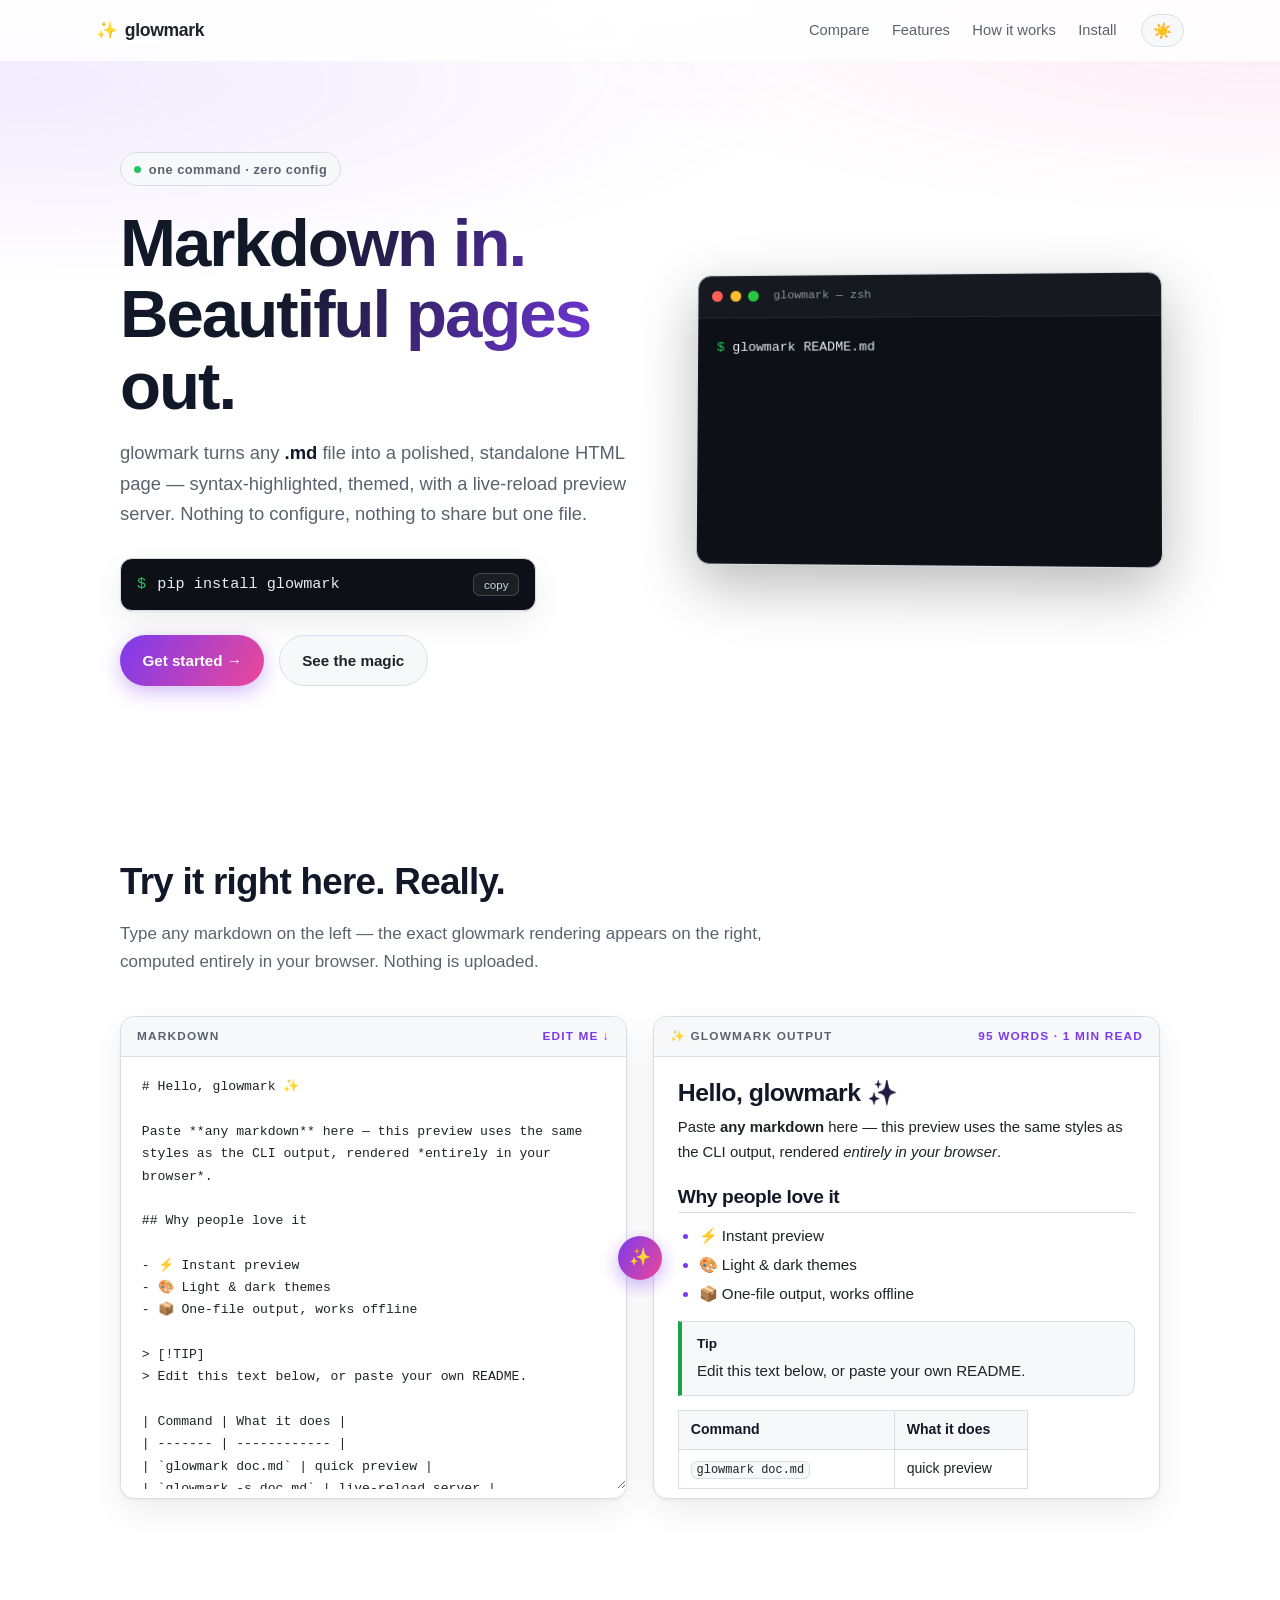
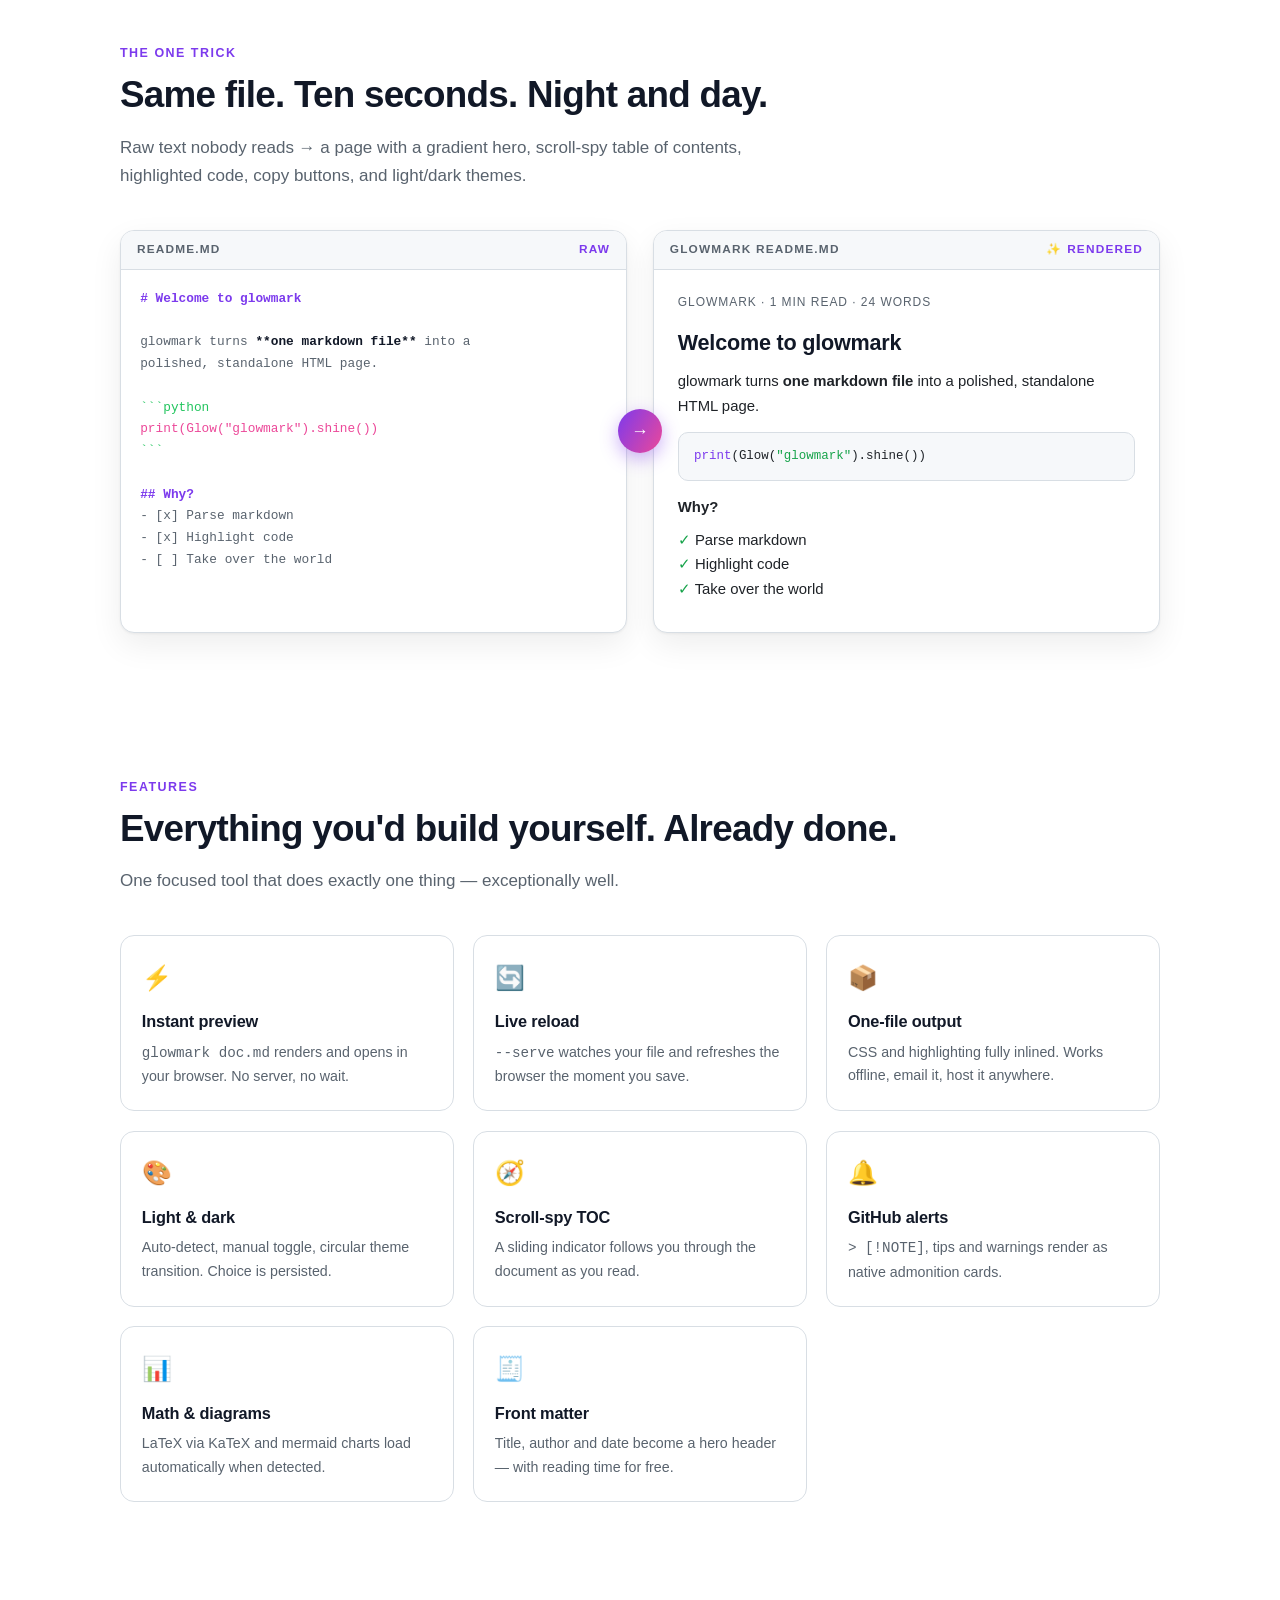
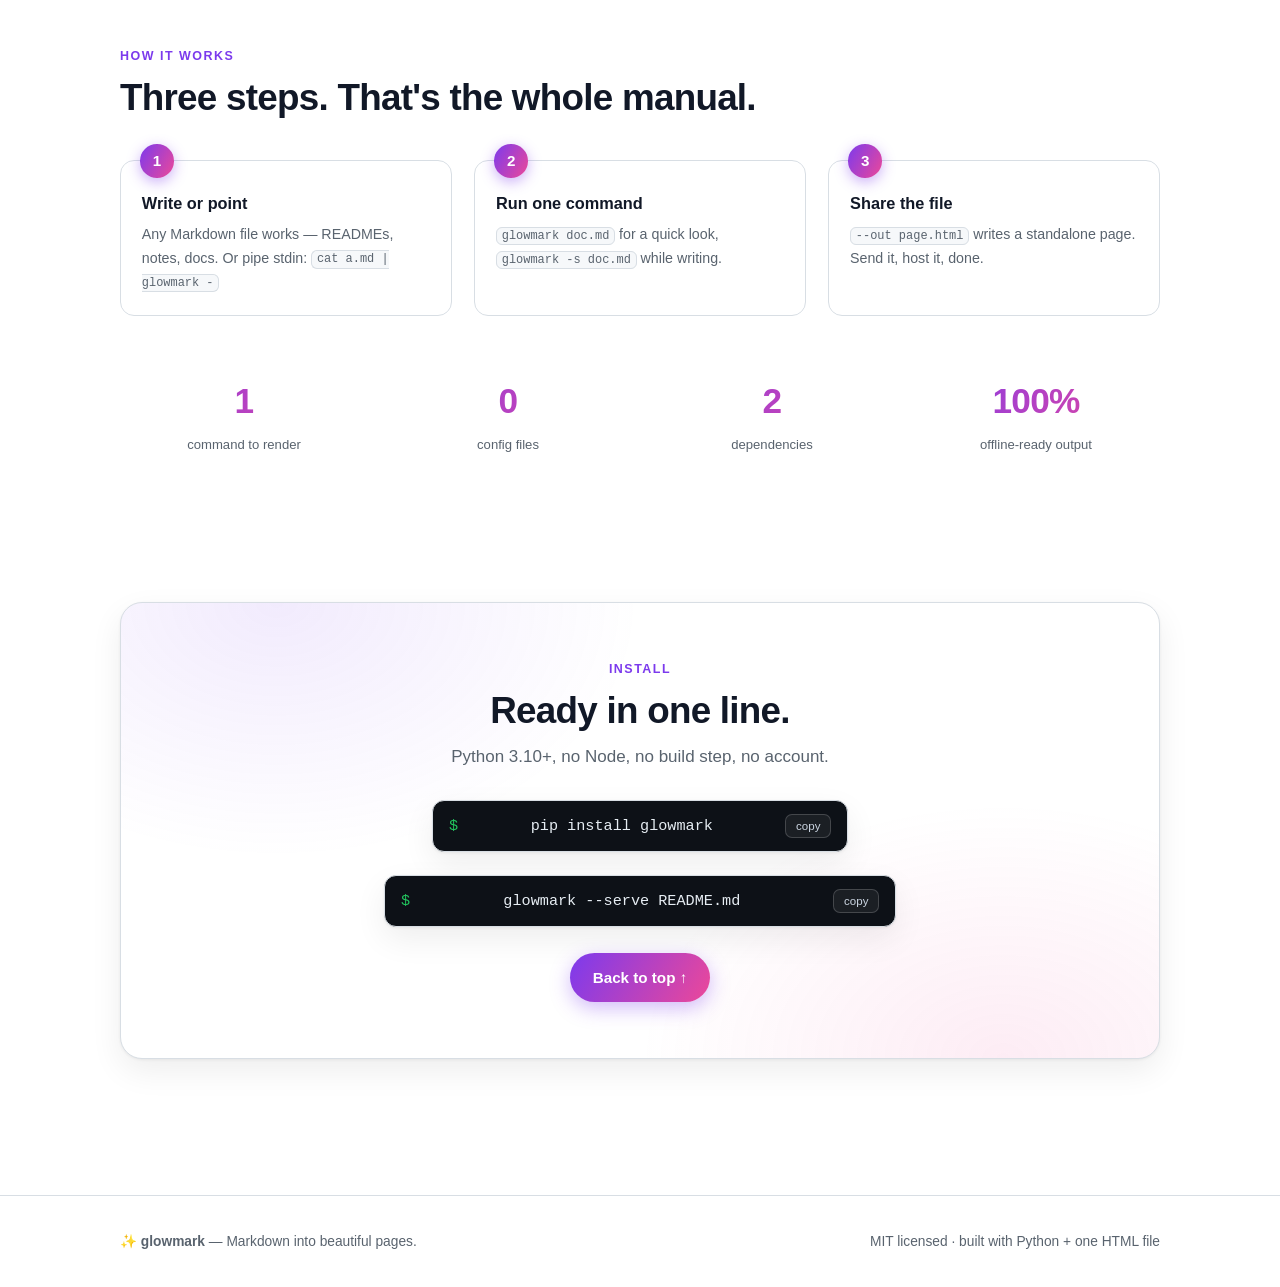
<file: site/index.html>
<!DOCTYPE html>
<html lang="en" class="theme-auto">
<head>
<meta charset="utf-8">
<meta name="viewport" content="width=device-width, initial-scale=1">
<title>glowmark ✨ — Markdown into beautiful pages</title>
<meta name="description" content="glowmark turns any Markdown file into a polished, standalone HTML page — one command, zero config.">
<meta property="og:title" content="glowmark — Markdown into beautiful pages">
<meta property="og:description" content="One command. Zero config. A page worth sharing.">
<meta property="og:type" content="website">
<link rel="icon" href="data:image/svg+xml,<svg xmlns='http://www.w3.org/2000/svg' viewBox='0 0 100 100'><text y='.9em' font-size='90'>✨</text></svg>">
<script>
  (function () {
    try {
      var pref = localStorage.getItem("glowmark-theme");
      if (pref) document.documentElement.className = "theme-" + pref;
    } catch (e) {}
  })();
</script>
<style>
/* theme tokens ------------------------------------------------------- */
:root {
  --font-body: -apple-system, BlinkMacSystemFont, "Segoe UI", Inter, Roboto, Arial, sans-serif;
  --font-mono: ui-monospace, SFMono-Regular, Menlo, Consolas, monospace;
  --accent: #7c3aed;
  --accent2: #ec4899;
  --radius: 14px;
  --max: 68rem;
}
.theme-auto { color-scheme: light dark; --bg: #ffffff; --bg-soft: #f6f8fa; --bg-card: #ffffff; --text: #1f2328; --text-soft: #59636e; --heading: #111827; --border: #d8dee4; --accent-soft: rgba(124, 58, 237, .1); --shadow: 0 1px 3px rgba(0,0,0,.06), 0 12px 32px rgba(0,0,0,.07); --term-bg: #0d1117; --term-text: #e6edf3; }
@media (prefers-color-scheme: dark) {
  .theme-auto { --bg: #0d1117; --bg-soft: #161b22; --bg-card: #11161d; --text: #e6edf3; --text-soft: #9198a1; --heading: #f0f6fc; --border: #30363d; --accent-soft: rgba(167,139,250,.15); --shadow: 0 1px 3px rgba(0,0,0,.4), 0 12px 32px rgba(0,0,0,.4); --term-bg: #010409; --term-text: #e6edf3; }
}
.theme-light { color-scheme: light; --bg: #ffffff; --bg-soft: #f6f8fa; --bg-card: #ffffff; --text: #1f2328; --text-soft: #59636e; --heading: #111827; --border: #d8dee4; --accent-soft: rgba(124, 58, 237, .1); --shadow: 0 1px 3px rgba(0,0,0,.06), 0 12px 32px rgba(0,0,0,.07); --term-bg: #0d1117; --term-text: #e6edf3; }
.theme-dark { color-scheme: dark; --bg: #0d1117; --bg-soft: #161b22; --bg-card: #11161d; --text: #e6edf3; --text-soft: #9198a1; --heading: #f0f6fc; --border: #30363d; --accent-soft: rgba(167,139,250,.15); --shadow: 0 1px 3px rgba(0,0,0,.4), 0 12px 32px rgba(0,0,0,.4); --term-bg: #010409; --term-text: #e6edf3; }

* { box-sizing: border-box; }
html { scroll-behavior: smooth; }
body {
  margin: 0;
  font-family: var(--font-body);
  background: var(--bg);
  color: var(--text);
  line-height: 1.65;
  font-size: 17px;
  -webkit-font-smoothing: antialiased;
  overflow-x: hidden;
}
a { color: inherit; }

/* progress ------------------------------------------------------------ */
.progress { position: fixed; top: 0; left: 0; right: 0; height: 3px; z-index: 90; opacity: 0; transition: opacity .3s ease; }
.progress.on { opacity: 1; }
.progress i { display: block; height: 100%; width: 0%; background: linear-gradient(90deg, var(--accent), var(--accent2), var(--accent)); background-size: 200% 100%; animation: shimmer 2.5s linear infinite; border-radius: 0 3px 3px 0; }
@keyframes shimmer { to { background-position: 200% 50%; } }

/* nav ------------------------------------------------------------------ */
.nav {
  position: fixed; top: 0; left: 0; right: 0; z-index: 80;
  display: flex; align-items: center; gap: 1.5rem;
  padding: .85rem max(1.5rem, calc((100vw - var(--max)) / 2));
  background: color-mix(in srgb, var(--bg) 82%, transparent);
  backdrop-filter: blur(12px);
  border-bottom: 1px solid transparent;
  transition: border-color .3s ease;
}
.nav.scrolled { border-bottom-color: var(--border); }
.brand { font-weight: 800; font-size: 1.1rem; text-decoration: none; letter-spacing: -.02em; display: flex; align-items: center; gap: .45rem; }
.brand .spark { display: inline-block; animation: spin-slow 9s linear infinite; }
@keyframes spin-slow { to { transform: rotate(360deg); } }
.nav-links { display: flex; gap: 1.4rem; margin-left: auto; font-size: .92rem; }
.nav-links a { color: var(--text-soft); text-decoration: none; position: relative; transition: color .2s ease; }
.nav-links a::after { content: ""; position: absolute; left: 0; bottom: -4px; height: 2px; width: 0; background: linear-gradient(90deg, var(--accent), var(--accent2)); border-radius: 2px; transition: width .3s cubic-bezier(.22,1,.36,1); }
.nav-links a:hover { color: var(--heading); }
.nav-links a:hover::after { width: 100%; }
.theme-btn {
  border: 1px solid var(--border); background: var(--bg-soft); color: var(--text);
  border-radius: 999px; cursor: pointer; font-size: .95rem; line-height: 1;
  padding: .5rem .7rem; transition: transform .25s cubic-bezier(.34,1.5,.5,1), border-color .2s;
}
.theme-btn:hover { transform: translateY(-2px) scale(1.06); border-color: var(--accent); }
.theme-btn:active { transform: scale(.93); }
.theme-btn .moon { display: none; }
.theme-dark .theme-btn .sun, .theme-auto .theme-btn .moon { display: none; }
.theme-dark .theme-btn .moon { display: inline; }
@media (prefers-color-scheme: dark) { .theme-auto .theme-btn .sun { display: none; } .theme-auto .theme-btn .moon { display: inline; } }

/* layout --------------------------------------------------------------- */
.wrap { max-width: var(--max); margin: 0 auto; padding: 0 1.5rem; }

/* hero ------------------------------------------------------------------ */
.hero { padding: 9.5rem 0 4.5rem; position: relative; }
.hero::before {
  content: ""; position: absolute; inset: -10% -50% auto; height: 70%;
  background:
    radial-gradient(45% 55% at 25% 30%, var(--accent-soft) 0%, transparent 70%),
    radial-gradient(40% 50% at 75% 20%, rgba(236,72,153,.10) 0%, transparent 70%);
  pointer-events: none; filter: blur(6px);
}
.hero-grid { display: grid; grid-template-columns: 1.05fr .95fr; gap: 3.5rem; align-items: center; position: relative; }
.pill {
  display: inline-flex; align-items: center; gap: .5rem;
  font-size: .8rem; font-weight: 600; letter-spacing: .04em;
  border: 1px solid var(--border); background: var(--bg-soft);
  padding: .35rem .8rem; border-radius: 999px; color: var(--text-soft);
  margin-bottom: 1.3rem;
}
.pill .dot { width: 7px; height: 7px; border-radius: 50%; background: #22c55e; box-shadow: 0 0 0 0 rgba(34,197,94,.5); animation: pulse 2s infinite; }
@keyframes pulse { 70% { box-shadow: 0 0 0 8px rgba(34,197,94,0); } 100% { box-shadow: 0 0 0 0 rgba(34,197,94,0); } }
h1 {
  font-size: clamp(2.6rem, 6vw, 4.2rem);
  line-height: 1.06; letter-spacing: -.03em; margin: 0 0 1.1rem;
  background: linear-gradient(120deg, var(--heading) 15%, var(--accent) 42%, var(--heading) 65%, var(--accent2) 95%);
  background-size: 250% 100%;
  -webkit-background-clip: text; background-clip: text; -webkit-text-fill-color: transparent;
  animation: sweep 7s ease-in-out infinite;
}
@keyframes sweep { 0%,100% { background-position: 0% 50%; } 50% { background-position: 100% 50%; } }
.lede { font-size: 1.15rem; color: var(--text-soft); margin: 0 0 1.8rem; max-width: 34rem; }
.lede strong { color: var(--heading); }

.cmd {
  display: flex; align-items: center; gap: .7rem;
  font-family: var(--font-mono); font-size: .95rem;
  background: var(--term-bg); color: var(--term-text);
  border: 1px solid var(--border); border-radius: 12px;
  padding: .8rem 1rem; max-width: 26rem; margin-bottom: 1.5rem;
  box-shadow: var(--shadow);
}
.cmd .prompt { color: #22c55e; }
.cmd code { flex: 1; overflow: hidden; text-overflow: ellipsis; white-space: nowrap; }
.copy {
  border: 1px solid rgba(255,255,255,.18); background: rgba(255,255,255,.06);
  color: #cbd5e1; font-size: .72rem; border-radius: 7px; padding: .3rem .6rem;
  cursor: pointer; transition: transform .25s cubic-bezier(.34,1.6,.5,1), color .2s, border-color .2s;
  font-family: var(--font-body);
}
.copy:hover { color: #fff; border-color: var(--accent); transform: scale(1.07); }
.copy.copied { color: #4ade80; border-color: #4ade80; animation: pop .4s cubic-bezier(.34,1.6,.4,1); }
@keyframes pop { 55% { transform: scale(1.15); } }

.cta-row { display: flex; gap: .9rem; flex-wrap: wrap; }
.btn {
  display: inline-flex; align-items: center; gap: .5rem;
  font-size: .95rem; font-weight: 600; text-decoration: none;
  padding: .75rem 1.4rem; border-radius: 999px; cursor: pointer;
  border: 1px solid var(--border); background: var(--bg-soft); color: var(--text);
  transition: transform .25s cubic-bezier(.34,1.5,.5,1), box-shadow .25s, border-color .2s;
}
.btn:hover { transform: translateY(-2px); border-color: var(--accent); box-shadow: 0 6px 18px var(--accent-soft); }
.btn:active { transform: translateY(0) scale(.97); }
.btn.primary {
  background: linear-gradient(120deg, var(--accent), var(--accent2));
  border: none; color: #fff;
  box-shadow: 0 6px 20px rgba(124,58,237,.35);
}
.btn.primary:hover { box-shadow: 0 10px 28px rgba(124,58,237,.45); transform: translateY(-3px); }

/* terminal --------------------------------------------------------------- */
.terminal {
  background: var(--term-bg); border: 1px solid var(--border);
  border-radius: var(--radius); overflow: hidden;
  box-shadow: 0 20px 60px rgba(0,0,0,.28), 0 0 0 1px rgba(255,255,255,.03) inset;
  transform: perspective(1200px) rotateY(-4deg) rotateX(1.5deg);
  transition: transform .5s cubic-bezier(.22,1,.36,1);
}
.terminal:hover { transform: perspective(1200deg) rotateY(0) rotateX(0) translateY(-4px); }
.term-bar { display: flex; align-items: center; gap: .45rem; padding: .7rem .9rem; background: rgba(255,255,255,.04); border-bottom: 1px solid rgba(255,255,255,.07); }
.term-bar i { width: 11px; height: 11px; border-radius: 50%; display: block; }
.term-bar i:nth-child(1) { background: #ff5f57; }
.term-bar i:nth-child(2) { background: #febc2e; }
.term-bar i:nth-child(3) { background: #28c840; }
.term-bar span { margin-left: .5rem; font-size: .74rem; color: #8b949e; font-family: var(--font-mono); }
.term-body {
  font-family: var(--font-mono); font-size: .84rem; line-height: 1.75;
  color: var(--term-text); padding: 1.1rem 1.2rem 1.4rem; min-height: 15.5rem;
  white-space: pre-wrap;
}
.term-body .ps1 { color: #22c55e; }
.term-body .flag { color: #7dd3fc; }
.term-body .dim { color: #8b949e; }
.term-body .ok { color: #4ade80; }
.term-body .url { color: #a78bfa; }
.term-body .cursor { display: inline-block; width: 8px; height: 1.05em; background: var(--accent); vertical-align: text-bottom; animation: blink 1s steps(1) infinite; }
@keyframes blink { 50% { opacity: 0; } }

/* sections ---------------------------------------------------------------- */
section { padding: 4.5rem 0; }
.kicker { font-size: .78rem; font-weight: 700; text-transform: uppercase; letter-spacing: .12em; color: var(--accent); margin: 0 0 .6rem; }
h2 { font-size: clamp(1.7rem, 3.6vw, 2.3rem); letter-spacing: -.02em; margin: 0 0 1rem; color: var(--heading); line-height: 1.2; }
.sub { color: var(--text-soft); max-width: 42rem; margin: 0 0 2.5rem; }

/* before / after ----------------------------------------------------------- */
.split { display: grid; grid-template-columns: 1fr 1fr; gap: 1.6rem; align-items: stretch; }
.pane { border: 1px solid var(--border); border-radius: var(--radius); overflow: hidden; background: var(--bg-card); box-shadow: var(--shadow); }
.pane-label { font-size: .74rem; font-weight: 700; text-transform: uppercase; letter-spacing: .1em; padding: .6rem 1rem; border-bottom: 1px solid var(--border); color: var(--text-soft); background: var(--bg-soft); display: flex; justify-content: space-between; }
.pane-label .tag { color: var(--accent); }
.raw { font-family: var(--font-mono); font-size: .8rem; line-height: 1.7; padding: 1.1rem 1.2rem; margin: 0; color: var(--text-soft); overflow-x: auto; white-space: pre-wrap; }
.raw .h { color: var(--accent); font-weight: 700; }
.raw .b { color: var(--heading); font-weight: 700; }
.raw .fence { color: #22c55e; }
.raw .code { color: #ec4899; }
.pretty { padding: 1.4rem 1.5rem; }
.pretty h3 { margin: 0 0 .5rem; font-size: 1.35rem; color: var(--heading); letter-spacing: -.01em; }
.pretty p { margin: .5rem 0; font-size: .93rem; color: var(--text); }
.pretty .meta { font-size: .75rem; color: var(--text-soft); text-transform: uppercase; letter-spacing: .08em; margin-bottom: .8rem; }
.pretty pre { background: var(--bg-soft); border: 1px solid var(--border); border-radius: 10px; padding: .8rem .95rem; font-family: var(--font-mono); font-size: .78rem; overflow-x: auto; margin: .9rem 0; color: var(--text); }
.pretty pre .k { color: var(--accent); }
.pretty pre .s { color: #16a34a; }
.pretty .check { color: #16a34a; }
.arrow-badge {
  position: absolute; left: 50%; top: 50%; transform: translate(-50%, -50%);
  width: 44px; height: 44px; border-radius: 50%; display: grid; place-items: center;
  background: linear-gradient(120deg, var(--accent), var(--accent2)); color: #fff;
  font-size: 1.1rem; box-shadow: 0 6px 18px rgba(124,58,237,.4); z-index: 5;
  animation: bounce-x 2.4s ease-in-out infinite;
}
@keyframes bounce-x { 0%,100% { transform: translate(-50%,-50%) scale(1); } 50% { transform: translate(-50%,-50%) scale(1.12); } }
.split-wrap { position: relative; }

/* features ------------------------------------------------------------------- */
.features { display: grid; grid-template-columns: repeat(auto-fit, minmax(15.5rem, 1fr)); gap: 1.2rem; }
.card {
  border: 1px solid var(--border); background: var(--bg-card);
  border-radius: var(--radius); padding: 1.35rem 1.3rem;
  transition: transform .3s cubic-bezier(.22,1,.36,1), border-color .3s, box-shadow .3s;
  position: relative; overflow: hidden;
}
.card::after {
  content: ""; position: absolute; inset: 0;
  background: radial-gradient(60% 60% at var(--mx,50%) var(--my,0%), var(--accent-soft), transparent 70%);
  opacity: 0; transition: opacity .35s ease; pointer-events: none;
}
.card:hover { transform: translateY(-5px); border-color: color-mix(in srgb, var(--accent) 40%, var(--border)); box-shadow: var(--shadow); }
.card:hover::after { opacity: 1; }
.card .ico { font-size: 1.5rem; display: block; margin-bottom: .7rem; }
.card h3 { margin: 0 0 .35rem; font-size: 1.02rem; color: var(--heading); letter-spacing: -.01em; }
.card p { margin: 0; font-size: .89rem; color: var(--text-soft); }

/* steps ---------------------------------------------------------------------- */
.steps { display: grid; grid-template-columns: repeat(3, 1fr); gap: 1.4rem; counter-reset: step; }
.step { position: relative; padding: 1.5rem 1.3rem 1.3rem; border: 1px solid var(--border); border-radius: var(--radius); background: var(--bg-card); }
.step::before {
  counter-increment: step; content: counter(step);
  position: absolute; top: -1.05rem; left: 1.2rem;
  width: 2.1rem; height: 2.1rem; border-radius: 50%;
  display: grid; place-items: center; font-weight: 800; font-size: .95rem; color: #fff;
  background: linear-gradient(120deg, var(--accent), var(--accent2));
  box-shadow: 0 4px 14px rgba(124,58,237,.4);
}
.step h3 { margin: .3rem 0 .4rem; font-size: 1.02rem; color: var(--heading); }
.step p { margin: 0; font-size: .89rem; color: var(--text-soft); }
.step code { font-family: var(--font-mono); font-size: .84em; background: var(--bg-soft); border: 1px solid var(--border); padding: .1em .4em; border-radius: 6px; }

/* stats ------------------------------------------------------------------- */
.stats { display: grid; grid-template-columns: repeat(4, 1fr); gap: 1rem; text-align: center; }
.stat b { display: block; font-size: clamp(1.6rem, 3vw, 2.2rem); letter-spacing: -.02em; background: linear-gradient(120deg, var(--accent), var(--accent2)); -webkit-background-clip: text; background-clip: text; -webkit-text-fill-color: transparent; }
.stat span { font-size: .82rem; color: var(--text-soft); }

/* install cta ------------------------------------------------------------------ */
.install {
  border: 1px solid var(--border); border-radius: 22px;
  background:
    radial-gradient(50% 80% at 15% 0%, var(--accent-soft), transparent 70%),
    radial-gradient(50% 80% at 85% 100%, rgba(236,72,153,.10), transparent 70%),
    var(--bg-card);
  padding: 3.5rem 2rem; text-align: center;
  box-shadow: var(--shadow);
}
.install h2 { margin-bottom: .6rem; }
.install .sub { margin: 0 auto 1.8rem; }
.install .cmd { margin: 0 auto 1.4rem; }

/* footer --------------------------------------------------------------------- */
footer { border-top: 1px solid var(--border); padding: 2.2rem 0; margin-top: 4rem; font-size: .86rem; color: var(--text-soft); }
.foot { display: flex; justify-content: space-between; gap: 1rem; flex-wrap: wrap; align-items: center; }
.foot a { color: var(--accent); text-decoration: none; }
.foot a:hover { text-decoration: underline; }

/* live demo ---------------------------------------------------------------- */
.demo-input {
  width: 100%;
  min-height: 27rem;
  border: none;
  outline: none;
  resize: vertical;
  padding: 1.2rem 1.3rem;
  font-family: var(--font-mono);
  font-size: 0.82rem;
  line-height: 1.7;
  background: var(--bg);
  color: var(--text);
  tab-size: 2;
}
.demo-content {
  min-height: 27rem;
  max-height: 27rem;
  overflow-y: auto;
  font-size: 0.95rem;
}
.demo-content h1 { font-size: 1.55rem; margin: 0 0 0.6rem; color: var(--heading); letter-spacing: -0.02em; }
.demo-content h2 { font-size: 1.2rem; margin: 1.3rem 0 0.5rem; color: var(--heading); padding-bottom: 0.25rem; border-bottom: 1px solid var(--border); }
.demo-content h3 { font-size: 1.05rem; margin: 1.1rem 0 0.4rem; color: var(--heading); }
.demo-content p { margin: 0.6rem 0; }
.demo-content a { color: var(--accent); text-decoration: none; border-bottom: 1.5px solid var(--accent-soft); }
.demo-content a:hover { border-bottom-color: var(--accent); }
.demo-content ul, .demo-content ol { padding-left: 1.3rem; margin: 0.6rem 0; }
.demo-content li { margin: 0.25rem 0; }
.demo-content li::marker { color: var(--accent); }
.demo-content code {
  font-family: var(--font-mono); font-size: 0.85em;
  background: var(--bg-soft); border: 1px solid var(--border);
  border-radius: 6px; padding: 0.1em 0.4em;
}
.demo-content pre {
  background: var(--bg-soft); border: 1px solid var(--border);
  border-radius: 10px; padding: 0.9rem 1rem; overflow-x: auto;
  margin: 0.9rem 0; box-shadow: none;
}
.demo-content pre code { background: none; border: none; padding: 0; font-size: 0.8rem; }
.demo-content pre .k { color: var(--accent); font-weight: 600; }
.demo-content pre .s { color: #16a34a; }
.demo-content pre .c { color: var(--text-soft); font-style: italic; }
.demo-content pre .n { color: #ec4899; }
.demo-content table { border-collapse: collapse; width: 100%; margin: 0.9rem 0; font-size: 0.88rem; display: block; overflow-x: auto; }
.demo-content th, .demo-content td { border: 1px solid var(--border); padding: 0.45rem 0.75rem; text-align: left; }
.demo-content th { background: var(--bg-soft); color: var(--heading); }
.demo-content blockquote {
  margin: 0.9rem 0; padding: 0.1rem 1rem;
  border-left: 4px solid var(--accent); background: var(--accent-soft);
  border-radius: 0 10px 10px 0;
}
.demo-content .adm {
  margin: 0.9rem 0; border: 1px solid var(--border);
  border-left: 4px solid #16a34a; border-radius: 0 10px 10px 0;
  background: var(--bg-soft); padding: 0.7rem 0.95rem;
}
.demo-content .adm b { display: block; color: var(--heading); font-size: 0.85rem; margin-bottom: 0.2rem; }
.demo-content input[type="checkbox"] { accent-color: var(--accent); margin-right: 0.45rem; }
.demo-content hr { border: none; border-top: 1px solid var(--border); margin: 1.4rem 0; }
.demo-content img { max-width: 100%; border-radius: 10px; }
.demo-content .pe { color: var(--text-soft); font-style: italic; }

/* reveal animations ------------------------------------------------------------ */
.reveal { opacity: 0; transform: translateY(20px); transition: opacity .65s cubic-bezier(.22,1,.36,1), transform .65s cubic-bezier(.22,1,.36,1); transition-delay: var(--d, 0s); }
.reveal.in { opacity: 1; transform: none; }
.hero-anim { animation: fade-up .8s cubic-bezier(.22,1,.36,1) both; }
.hero-anim:nth-child(1) { animation-delay: .05s; }
.d1 { animation-delay: .12s; } .d2 { animation-delay: .24s; } .d3 { animation-delay: .36s; } .d4 { animation-delay: .48s; }
@keyframes fade-up { from { opacity: 0; transform: translateY(22px); } to { opacity: 1; transform: none; } }

/* theme view transition ---------------------------------------------------------- */
@media (prefers-reduced-motion: no-preference) {
  ::view-transition-old(root), ::view-transition-new(root) { animation: none; mix-blend-mode: normal; }
  ::view-transition-old(root) { animation: vt-out .25s ease both; }
  ::view-transition-new(root) { animation: vt-in .45s cubic-bezier(.22,1,.36,1) both; }
  @keyframes vt-out { to { opacity: 0; filter: blur(4px); } }
  @keyframes vt-in { from { clip-path: circle(0% at var(--vx,95%) var(--vy,5%)); } to { clip-path: circle(150% at var(--vx,95%) var(--vy,5%)); } }
}
html.theme-anim, html.theme-anim *, html.theme-anim *::before, html.theme-anim *::after {
  transition: background-color .3s ease, border-color .3s ease, color .3s ease, box-shadow .3s ease, fill .3s ease !important;
}

/* responsive --------------------------------------------------------------------- */
@media (max-width: 940px) {
  .hero-grid, .split, .steps { grid-template-columns: 1fr; }
  .terminal { transform: none; }
  .hero { padding-top: 7.5rem; }
  .nav-links { display: none; }
  .stats { grid-template-columns: repeat(2, 1fr); }
}
@media (max-width: 560px) { body { font-size: 16px; } .install { padding: 2.5rem 1.2rem; } }

@media (prefers-reduced-motion: reduce) {
  *, *::before, *::after { animation-duration: .01ms !important; animation-iteration-count: 1 !important; transition-duration: .01ms !important; scroll-behavior: auto !important; }
  .reveal { opacity: 1; transform: none; }
}
@media print { .nav, .progress, .terminal, .copy { display: none !important; } }
</style>
</head>
<body>

<div class="progress" id="progress"><i id="progressBar"></i></div>

<nav class="nav" id="nav">
  <a class="brand" href="#top"><span class="spark">✨</span> glowmark</a>
  <div class="nav-links">
    <a href="#compare">Compare</a>
    <a href="#features">Features</a>
    <a href="#how">How it works</a>
    <a href="#install">Install</a>
  </div>
  <button class="theme-btn" id="themeBtn" aria-label="Toggle theme"><span class="sun">☀️</span><span class="moon">🌙</span></button>
</nav>

<header class="hero" id="top">
  <div class="wrap hero-grid">
    <div>
      <span class="pill hero-anim"><span class="dot"></span> one command · zero config</span>
      <h1 class="hero-anim d1">Markdown in.<br>Beautiful pages out.</h1>
      <p class="lede hero-anim d2">glowmark turns any <strong>.md</strong> file into a polished, standalone HTML page —
        syntax-highlighted, themed, with a live-reload preview server. Nothing to configure, nothing to share but one file.</p>
      <div class="cmd hero-anim d3">
        <span class="prompt">$</span>
        <code id="installCmd">pip install glowmark</code>
        <button class="copy" data-copy="pip install glowmark">copy</button>
      </div>
      <div class="cta-row hero-anim d4">
        <a class="btn primary" href="#install">Get started →</a>
        <a class="btn" href="#compare">See the magic</a>
      </div>
    </div>
    <div class="hero-anim d3">
      <div class="terminal" aria-hidden="true">
        <div class="term-bar"><i></i><i></i><i></i><span>glowmark — zsh</span></div>
        <div class="term-body" id="term"></div>
      </div>
    </div>
  </div>
</header>

<section id="demo">
  <div class="wrap">
    <p class="kicker reveal">Live demo — no install</p>
    <h2 class="reveal">Try it right here. Really.</h2>
    <p class="sub reveal">Type any markdown on the left — the exact glowmark rendering appears on the right,
      computed entirely in your browser. Nothing is uploaded.</p>
    <div class="split-wrap reveal">
      <div class="split">
        <div class="pane">
          <div class="pane-label"><span>markdown</span><span class="tag">edit me ↓</span></div>
          <textarea id="demoMd" class="demo-input" spellcheck="false" aria-label="Markdown input"></textarea>
        </div>
        <div class="pane">
          <div class="pane-label"><span>✨ glowmark output</span><span class="tag" id="demoStats">…</span></div>
          <div class="pretty demo-content" id="demoOut"></div>
        </div>
      </div>
      <div class="arrow-badge">✨</div>
    </div>
  </div>
</section>

<section id="compare">
  <div class="wrap">
    <p class="kicker reveal">The one trick</p>
    <h2 class="reveal">Same file. Ten seconds. Night and day.</h2>
    <p class="sub reveal">Raw text nobody reads → a page with a gradient hero, scroll-spy table of contents,
      highlighted code, copy buttons, and light/dark themes.</p>
    <div class="split-wrap reveal">
      <div class="split">
        <div class="pane">
          <div class="pane-label"><span>README.md</span><span class="tag">raw</span></div>
<pre class="raw"><span class="h"># Welcome to glowmark</span>

glowmark turns <span class="b">**one markdown file**</span> into a
polished, standalone HTML page.

<span class="fence">```python</span>
<span class="code">print(Glow("glowmark").shine())</span>
<span class="fence">```</span>

<span class="h">## Why?</span>
- [x] Parse markdown
- [x] Highlight code
- [ ] Take over the world</pre>
        </div>
        <div class="pane">
          <div class="pane-label"><span>glowmark README.md</span><span class="tag">✨ rendered</span></div>
          <div class="pretty">
            <div class="meta">glowmark · 1 min read · 24 words</div>
            <h3>Welcome to glowmark</h3>
            <p>glowmark turns <strong>one markdown file</strong> into a polished, standalone HTML page.</p>
            <pre><span class="k">print</span>(Glow(<span class="s">"glowmark"</span>).shine())</pre>
            <p><strong>Why?</strong></p>
            <p><span class="check">✓</span> Parse markdown<br>
               <span class="check">✓</span> Highlight code<br>
               <span class="check">✓</span> Take over the world</p>
          </div>
        </div>
      </div>
      <div class="arrow-badge">→</div>
    </div>
  </div>
</section>

<section id="features">
  <div class="wrap">
    <p class="kicker reveal">Features</p>
    <h2 class="reveal">Everything you'd build yourself. Already done.</h2>
    <p class="sub reveal">One focused tool that does exactly one thing — exceptionally well.</p>
    <div class="features" id="featureGrid">
      <div class="card reveal"><span class="ico">⚡</span><h3>Instant preview</h3><p><code>glowmark doc.md</code> renders and opens in your browser. No server, no wait.</p></div>
      <div class="card reveal"><span class="ico">🔄</span><h3>Live reload</h3><p><code>--serve</code> watches your file and refreshes the browser the moment you save.</p></div>
      <div class="card reveal"><span class="ico">📦</span><h3>One-file output</h3><p>CSS and highlighting fully inlined. Works offline, email it, host it anywhere.</p></div>
      <div class="card reveal"><span class="ico">🎨</span><h3>Light &amp; dark</h3><p>Auto-detect, manual toggle, circular theme transition. Choice is persisted.</p></div>
      <div class="card reveal"><span class="ico">🧭</span><h3>Scroll-spy TOC</h3><p>A sliding indicator follows you through the document as you read.</p></div>
      <div class="card reveal"><span class="ico">🔔</span><h3>GitHub alerts</h3><p><code>&gt; [!NOTE]</code>, tips and warnings render as native admonition cards.</p></div>
      <div class="card reveal"><span class="ico">📊</span><h3>Math &amp; diagrams</h3><p>LaTeX via KaTeX and mermaid charts load automatically when detected.</p></div>
      <div class="card reveal"><span class="ico">🧾</span><h3>Front matter</h3><p>Title, author and date become a hero header — with reading time for free.</p></div>
    </div>
  </div>
</section>

<section id="how">
  <div class="wrap">
    <p class="kicker reveal">How it works</p>
    <h2 class="reveal">Three steps. That's the whole manual.</h2>
    <div class="steps" style="margin-top:2.5rem">
      <div class="step reveal"><h3>Write or point</h3><p>Any Markdown file works — READMEs, notes, docs. Or pipe stdin: <code>cat a.md | glowmark -</code></p></div>
      <div class="step reveal"><h3>Run one command</h3><p><code>glowmark doc.md</code> for a quick look, <code>glowmark -s doc.md</code> while writing.</p></div>
      <div class="step reveal"><h3>Share the file</h3><p><code>--out page.html</code> writes a standalone page. Send it, host it, done.</p></div>
    </div>
    <div class="stats reveal" style="margin-top:3.5rem">
      <div class="stat"><b>1</b><span>command to render</span></div>
      <div class="stat"><b>0</b><span>config files</span></div>
      <div class="stat"><b>2</b><span>dependencies</span></div>
      <div class="stat"><b>100%</b><span>offline-ready output</span></div>
    </div>
  </div>
</section>

<section id="install">
  <div class="wrap">
    <div class="install reveal">
      <p class="kicker">Install</p>
      <h2>Ready in one line.</h2>
      <p class="sub">Python 3.10+, no Node, no build step, no account.</p>
      <div class="cmd">
        <span class="prompt">$</span>
        <code>pip install glowmark</code>
        <button class="copy" data-copy="pip install glowmark">copy</button>
      </div>
      <div class="cmd" style="max-width:32rem">
        <span class="prompt">$</span>
        <code>glowmark --serve README.md</code>
        <button class="copy" data-copy="glowmark --serve README.md">copy</button>
      </div>
      <div class="cta-row" style="justify-content:center; margin-top:1.6rem">
        <a class="btn primary" href="#top">Back to top ↑</a>
      </div>
    </div>
  </div>
</section>

<footer>
  <div class="wrap foot">
    <span><strong>✨ glowmark</strong> — Markdown into beautiful pages.</span>
    <span>MIT licensed · built with Python + one HTML file</span>
  </div>
</footer>

<script>
(function () {
  "use strict";
  var root = document.documentElement;
  var reduced = matchMedia("(prefers-reduced-motion: reduce)").matches;

  // theme toggle ---------------------------------------------------------
  var themeBtn = document.getElementById("themeBtn");
  function applyTheme(next) {
    root.className = "theme-" + next;
    try { localStorage.setItem("glowmark-theme", next); } catch (e) {}
  }
  themeBtn.addEventListener("click", function () {
    var next = root.className.replace("theme-", "") === "light" ? "dark" : "light";
    if (!reduced && document.startViewTransition) {
      var r = themeBtn.getBoundingClientRect();
      root.style.setProperty("--vx", r.left + r.width / 2 + "px");
      root.style.setProperty("--vy", r.top + r.height / 2 + "px");
      try {
        document.startViewTransition(function () { applyTheme(next); }).finished.finally(function () {
          root.style.removeProperty("--vx"); root.style.removeProperty("--vy");
        });
        return;
      } catch (e) {}
    }
    root.classList.add("theme-anim");
    applyTheme(next);
    setTimeout(function () { root.classList.remove("theme-anim"); }, 350);
  });

  // progress + nav shadow --------------------------------------------------
  var progress = document.getElementById("progress");
  var bar = document.getElementById("progressBar");
  var nav = document.getElementById("nav");
  var ticking = false;
  function onScroll() {
    var y = scrollY, max = document.documentElement.scrollHeight - innerHeight;
    var pct = max > 0 ? Math.min(100, y / max * 100) : 0;
    bar.style.width = pct + "%";
    progress.classList.toggle("on", pct > 0.5);
    nav.classList.toggle("scrolled", y > 8);
    ticking = false;
  }
  addEventListener("scroll", function () {
    if (!ticking) { ticking = true; requestAnimationFrame(onScroll); }
  }, { passive: true });
  onScroll();

  // reveal on scroll ---------------------------------------------------------
  if ("IntersectionObserver" in window && !reduced) {
    var io = new IntersectionObserver(function (entries) {
      var n = 0;
      entries.forEach(function (e) {
        if (!e.isIntersecting) return;
        e.target.style.setProperty("--d", Math.min(n * 70, 280) + "ms");
        e.target.classList.add("in");
        io.unobserve(e.target);
        n++;
      });
    }, { rootMargin: "0px 0px -8% 0px", threshold: 0.08 });
    document.querySelectorAll(".reveal").forEach(function (el) { io.observe(el); });
  } else {
    document.querySelectorAll(".reveal").forEach(function (el) { el.classList.add("in"); });
  }

  // card cursor glow ----------------------------------------------------------
  document.querySelectorAll(".card").forEach(function (card) {
    card.addEventListener("pointermove", function (e) {
      var r = card.getBoundingClientRect();
      card.style.setProperty("--mx", ((e.clientX - r.left) / r.width * 100) + "%");
      card.style.setProperty("--my", ((e.clientY - r.top) / r.height * 100) + "%");
    });
  });

  // copy buttons ---------------------------------------------------------------
  document.querySelectorAll(".copy").forEach(function (btn) {
    btn.addEventListener("click", function () {
      var text = btn.getAttribute("data-copy");
      var done = function () {
        btn.classList.add("copied");
        btn.textContent = "copied!";
        setTimeout(function () { btn.classList.remove("copied"); btn.textContent = "copy"; }, 1600);
      };
      if (navigator.clipboard && navigator.clipboard.writeText) {
        navigator.clipboard.writeText(text).then(done, done);
      } else { done(); }
    });
  });

  // terminal typing loop ---------------------------------------------------------
  var term = document.getElementById("term");
  var scenes = [
    [
      { t: '<span class="ps1">$</span> glowmark README.md', d: 42 },
      { t: '\n<span class="dim">→ opened preview</span> <span class="ok">✓</span> <span class="dim">37,317 bytes</span>', d: 8, pause: 1400 }
    ],
    [
      { t: '<span class="ps1">$</span> glowmark <span class="flag">--serve</span> docs/guide.md', d: 42 },
      { t: '\n<span class="dim">serving</span> <span class="url">http://127.0.0.1:7654</span> <span class="ok">✓</span> <span class="dim">live reload on</span>', d: 8, pause: 1600 },
      { t: '\n<span class="dim">edit detected → browser refreshed</span> <span class="ok">✓</span>', d: 14, pause: 1600 }
    ],
    [
      { t: '<span class="ps1">$</span> glowmark notes.md <span class="flag">--out</span> notes.html', d: 42 },
      { t: '\n<span class="ok">wrote</span> notes.html <span class="dim">(49,122 bytes) — works offline</span>', d: 8, pause: 1800 }
    ]
  ];
  var sceneIdx = 0;

  function typeScene(scene, cb) {
    var html = "", si = 0;
    function nextLine() {
      if (si >= scene.length) { cb(); return; }
      var item = scene[si++];
      typeHtml(item.t, item.d, function () {
        html += item.t;
        setTimeout(nextLine, item.pause || 350);
      });
    }
    function typeHtml(full, speed, done) {
      // strip tags for typing, then swap in the final html when complete
      var plain = full.replace(/<[^>]+>/g, "");
      var i = 0;
      (function tick() {
        if (i <= plain.length) {
          term.innerHTML = html + escapePartial(full, plain, i) + '<span class="cursor"></span>';
          i++;
          setTimeout(tick, reduced ? 0 : speed);
        } else {
          term.innerHTML = html + full;
          done();
        }
      })();
    }
    nextLine();
  }

  // reveal the tagged portions of `full` progressively based on visible plain length
  function escapePartial(full, plain, n) {
    var out = "", count = 0, i = 0;
    while (i < full.length && count < n) {
      if (full[i] === "<") {
        var close = full.indexOf(">", i);
        out += full.slice(i, close + 1);
        i = close + 1;
      } else {
        out += full[i] === "&" ? full.slice(i, full.indexOf(";", i) + 1) : full[i];
        if (full[i] === "&") i = full.indexOf(";", i) + 1; else i++;
        count++;
      }
    }
    // append any trailing tags so markup stays balanced
    while (i < full.length && full[i] === "<") {
      var c = full.indexOf(">", i);
      out += full.slice(i, c + 1);
      i = c + 1;
    }
    return out;
  }

  function loop() {
    typeScene(scenes[sceneIdx], function () {
      sceneIdx = (sceneIdx + 1) % scenes.length;
      setTimeout(function () {
        term.style.opacity = "0";
        setTimeout(function () { term.innerHTML = ""; term.style.opacity = "1"; loop(); }, 350);
      }, 900);
    });
  }
  term.style.transition = "opacity .3s ease";
  if (reduced) {
    term.innerHTML = scenes[1].map(function (s) { return s.t; }).join("");
  } else {
    setTimeout(loop, 700);
  }
})();
</script>
<script>
// live markdown demo (client-side renderer) -------------------------------
(function () {
  "use strict";
  var input = document.getElementById("demoMd");
  var out = document.getElementById("demoOut");
  var statsEl = document.getElementById("demoStats");
  if (!input || !out) return;

  var SAMPLE = [
    "# Hello, glowmark ✨",
    "",
    "Paste **any markdown** here — this preview uses the same styles as the CLI output, rendered *entirely in your browser*.",
    "",
    "## Why people love it",
    "",
    "- ⚡ Instant preview",
    "- 🎨 Light & dark themes",
    "- 📦 One-file output, works offline",
    "",
    "> [!TIP]",
    "> Edit this text below, or paste your own README.",
    "",
    "| Command | What it does |",
    "| ------- | ------------ |",
    "| `glowmark doc.md` | quick preview |",
    "| `glowmark -s doc.md` | live-reload server |",
    "| `glowmark doc.md -o x.html` | standalone file |",
    "",
    "```python",
    "from glowmark import render",
    'page = render("# Hi")  # beautiful, instantly',
    "```",
    "",
    "- [x] Rendered client-side",
    "- [ ] Try it yourself",
    "",
    "---",
    "",
    "Reading time: *automatically calculated* ✍️",
  ].join("\n");

  function esc(s) {
    return s.replace(/&/g, "&amp;").replace(/</g, "&lt;").replace(/>/g, "&gt;");
  }

  function highlight(code) {
    var KW =
      "\\b(function|return|const|let|var|if|else|for|while|import|from|export|default|class|new|await|async|def|lambda|print|True|False|None|true|false|null|this|try|except|catch|raise|with|as|in|not|and|or|is|pass|yield|goto|end|do|then)\\b";
    var re = new RegExp(
      "(#[^\\n]*|\\/\\/[^\\n]*|--[^\\n]*)" + // comments
        '|("(?:[^"\\\\]|\\\\.)*"|\'(?:[^\'\\\\]|\\\\.)*\'|`(?:[^`\\\\]|\\\\.)*`)' + // strings
        "|\\b(\\d+(?:\\.\\d+)?)\\b" + // numbers
        "|" + KW,
      "g"
    );
    return esc(code).replace(re, function (m, com, str, num, kw) {
      if (com) return '<span class="c">' + com + "</span>";
      if (str) return '<span class="s">' + str + "</span>";
      if (num) return '<span class="n">' + num + "</span>";
      if (kw) return '<span class="k">' + kw + "</span>";
      return m;
    });
  }

  function inline(text) {
    var t = esc(text);
    t = t.replace(/`([^`]+)`/g, function (m, c) {
      return "<code>" + c + "</code>";
    });
    t = t.replace(/!\[([^\]]*)\]\(([^)\s]+)\)/g, '<img alt="$1" src="$2">');
    t = t.replace(/\[([^\]]+)\]\(([^)\s]+)\)/g, '<a href="$2" target="_blank" rel="noopener">$1</a>');
    t = t.replace(/\*\*([^*]+)\*\*/g, "<strong>$1</strong>");
    t = t.replace(/__([^_]+)__/g, "<strong>$1</strong>");
    t = t.replace(/(^|[^*])\*([^*\n]+)\*/g, "$1<em>$2</em>");
    t = t.replace(/~~([^~]+)~~/g, "<del>$1</del>");
    return t;
  }

  function render(md) {
    var lines = md.replace(/\r\n?/g, "\n").split("\n");
    var html = [], i = 0;

    function isInlineStart(l) {
      return /^(#{1,6}\s|>|\s*[-*+]\s|\s*\d+\.\s|```|---\s*$|\s*$)/.test(l);
    }

    while (i < lines.length) {
      var line = lines[i];

      // fenced code
      var fence = line.match(/^\s*```(\w*)\s*$/);
      if (fence) {
        var buf = [];
        i++;
        while (i < lines.length && !/^\s*```\s*$/.test(lines[i])) {
          buf.push(lines[i]);
          i++;
        }
        i++;
        html.push("<pre><code>" + highlight(buf.join("\n")) + "</code></pre>");
        continue;
      }

      // heading
      var h = line.match(/^(#{1,6})\s+(.*)$/);
      if (h) {
        var lvl = h[1].length;
        html.push("<h" + lvl + ">" + inline(h[2]) + "</h" + lvl + ">");
        i++;
        continue;
      }

      // hr
      if (/^\s*([-*_])\s*(\1\s*){2,}$/.test(line)) {
        html.push("<hr>");
        i++;
        continue;
      }

      // blockquote / alert
      if (/^\s*>/.test(line)) {
        var q = [];
        while (i < lines.length && /^\s*>/.test(lines[i])) {
          q.push(lines[i].replace(/^\s*>\s?/, ""));
          i++;
        }
        var alert = q[0] && q[0].match(/^\[!(\w+)\]\s*$/i);
        if (alert) {
          var kind = alert[1].toLowerCase();
          var body = q.slice(1).join(" ");
          html.push(
            '<div class="adm"><b>' +
              alert[1].charAt(0).toUpperCase() +
              alert[1].slice(1).toLowerCase() +
              "</b>" +
              inline(body) +
              "</div>"
          );
        } else {
          html.push("<blockquote><p>" + inline(q.join(" ")) + "</p></blockquote>");
        }
        continue;
      }

      // table
      if (/\|/.test(line) && i + 1 < lines.length && /^\s*\|?[\s:|-]+\|[\s:|-]*$/.test(lines[i + 1])) {
        var head = splitRow(line);
        i += 2;
        var rows = [];
        while (i < lines.length && /\|/.test(lines[i]) && lines[i].trim()) {
          rows.push(splitRow(lines[i]));
          i++;
        }
        var t = "<table><thead><tr>";
        head.forEach(function (c) {
          t += "<th>" + inline(c) + "</th>";
        });
        t += "</tr></thead><tbody>";
        rows.forEach(function (r) {
          t += "<tr>";
          r.forEach(function (c) {
            t += "<td>" + inline(c) + "</td>";
          });
          t += "</tr>";
        });
        html.push(t + "</tbody></table>");
        continue;
      }

      // lists (ul / ol / task)
      if (/^\s*([-*+]|\d+\.)\s+/.test(line)) {
        var ordered = /^\s*\d+\./.test(line);
        var items = [];
        while (i < lines.length && /^\s*([-*+]|\d+\.)\s+/.test(lines[i])) {
          var content = lines[i].replace(/^\s*([-*+]|\d+\.)\s+/, "");
          var task = content.match(/^\[([ xX])\]\s+(.*)$/);
          if (task) {
            items.push(
              '<li style="list-style:none"><input type="checkbox" disabled' +
                (task[1].toLowerCase() === "x" ? " checked" : "") +
                "> " +
                inline(task[2]) +
                "</li>"
            );
          } else {
            items.push("<li>" + inline(content) + "</li>");
          }
          i++;
        }
        html.push((ordered ? "<ol>" : "<ul>") + items.join("") + (ordered ? "</ol>" : "</ul>"));
        continue;
      }

      // blank
      if (!line.trim()) {
        i++;
        continue;
      }

      // paragraph
      var p = [];
      while (i < lines.length && lines[i].trim() && !isInlineStart(lines[i])) {
        p.push(lines[i]);
        i++;
      }
      if (p.length) {
        html.push("<p>" + inline(p.join(" ")) + "</p>");
      } else {
        i++; // safety: never loop forever
      }
    }
    return html.join("\n");
  }

  function splitRow(row) {
    return row
      .trim()
      .replace(/^\||\|$/g, "")
      .split("|")
      .map(function (c) {
        return c.trim();
      });
  }

  function update() {
    var md = input.value;
    out.innerHTML = md.trim() ? render(md) : '<p class="pe">Nothing to preview yet — start typing!</p>';
    var words = (md.match(/[\w'-]+/g) || []).length;
    var mins = Math.max(1, Math.round(words / 200));
    statsEl.textContent = words.toLocaleString() + " words · " + mins + " min read";
  }

  var timer = null;
  input.addEventListener("input", function () {
    statsEl.textContent = "rendering…";
    clearTimeout(timer);
    timer = setTimeout(update, 150);
  });
  input.addEventListener("keydown", function (e) {
    if (e.key === "Tab") {
      e.preventDefault();
      var s = input.selectionStart,
        en = input.selectionEnd;
      input.value = input.value.slice(0, s) + "  " + input.value.slice(en);
      input.selectionStart = input.selectionEnd = s + 2;
      update();
    }
  });

  input.value = SAMPLE;
  update();
})();
</script>
</body>
</html>
</file>
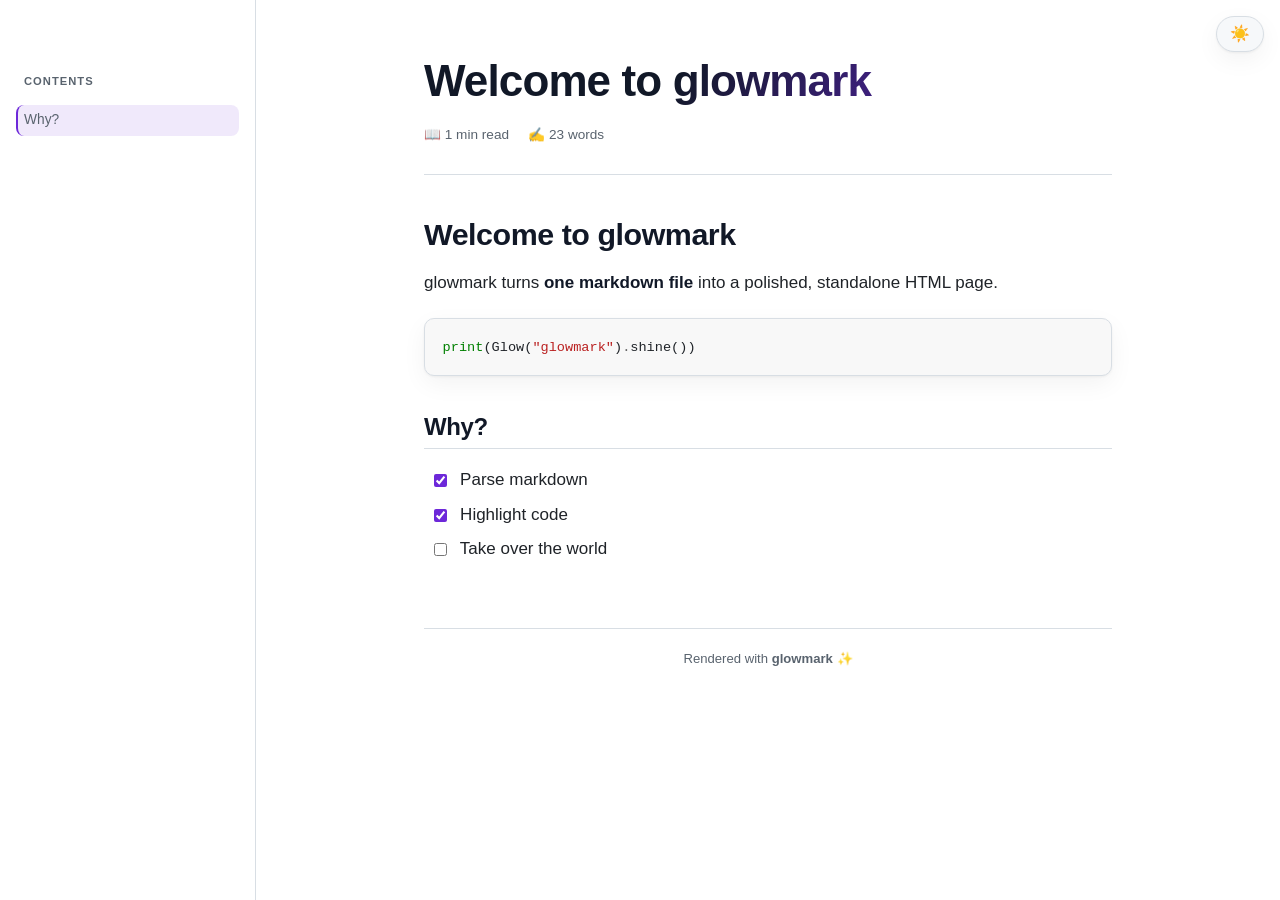
<file: docs/compare.html>
<!-- generated by scripts/build_site.py; do not edit -->
<!DOCTYPE html>
<html lang="en" class="theme-auto">
<head>
<meta charset="utf-8">
<meta name="viewport" content="width=device-width, initial-scale=1">
<title>Welcome to glowmark</title>
<meta name="description" content="glowmark turns one markdown file into a polished, standalone HTML page.">
<meta property="og:title" content="Welcome to glowmark">
<meta property="og:description" content="glowmark turns one markdown file into a polished, standalone HTML page.">
<meta property="og:type" content="article">
<link rel="icon" href="data:image/svg+xml,<svg xmlns='http://www.w3.org/2000/svg' viewBox='0 0 100 100'><text y='.9em' font-size='90'>✨</text></svg>">
<script>
  (function () {
    try {
      var pref = localStorage.getItem("glowmark-theme");
      if (pref) document.documentElement.className = "theme-" + pref;
    } catch (e) {}
  })();
</script>
<style>
pre { line-height: 125%; }
td.linenos .normal { color: inherit; background-color: transparent; padding-left: 5px; padding-right: 5px; }
span.linenos { color: inherit; background-color: transparent; padding-left: 5px; padding-right: 5px; }
td.linenos .special { color: #000000; background-color: #ffffc0; padding-left: 5px; padding-right: 5px; }
span.linenos.special { color: #000000; background-color: #ffffc0; padding-left: 5px; padding-right: 5px; }
.theme-light .highlight .hll { background-color: #ffffcc }
.theme-light .highlight { background: #f8f8f8; }
.theme-light .highlight .c { color: #3D7B7B; font-style: italic } /* Comment */
.theme-light .highlight .err { border: 1px solid #F00 } /* Error */
.theme-light .highlight .k { color: #008000; font-weight: bold } /* Keyword */
.theme-light .highlight .o { color: #666 } /* Operator */
.theme-light .highlight .ch { color: #3D7B7B; font-style: italic } /* Comment.Hashbang */
.theme-light .highlight .cm { color: #3D7B7B; font-style: italic } /* Comment.Multiline */
.theme-light .highlight .cp { color: #9C6500 } /* Comment.Preproc */
.theme-light .highlight .cpf { color: #3D7B7B; font-style: italic } /* Comment.PreprocFile */
.theme-light .highlight .c1 { color: #3D7B7B; font-style: italic } /* Comment.Single */
.theme-light .highlight .cs { color: #3D7B7B; font-style: italic } /* Comment.Special */
.theme-light .highlight .gd { color: #A00000 } /* Generic.Deleted */
.theme-light .highlight .ge { font-style: italic } /* Generic.Emph */
.theme-light .highlight .ges { font-weight: bold; font-style: italic } /* Generic.EmphStrong */
.theme-light .highlight .gr { color: #E40000 } /* Generic.Error */
.theme-light .highlight .gh { color: #000080; font-weight: bold } /* Generic.Heading */
.theme-light .highlight .gi { color: #008400 } /* Generic.Inserted */
.theme-light .highlight .go { color: #717171 } /* Generic.Output */
.theme-light .highlight .gp { color: #000080; font-weight: bold } /* Generic.Prompt */
.theme-light .highlight .gs { font-weight: bold } /* Generic.Strong */
.theme-light .highlight .gu { color: #800080; font-weight: bold } /* Generic.Subheading */
.theme-light .highlight .gt { color: #04D } /* Generic.Traceback */
.theme-light .highlight .kc { color: #008000; font-weight: bold } /* Keyword.Constant */
.theme-light .highlight .kd { color: #008000; font-weight: bold } /* Keyword.Declaration */
.theme-light .highlight .kn { color: #008000; font-weight: bold } /* Keyword.Namespace */
.theme-light .highlight .kp { color: #008000 } /* Keyword.Pseudo */
.theme-light .highlight .kr { color: #008000; font-weight: bold } /* Keyword.Reserved */
.theme-light .highlight .kt { color: #B00040 } /* Keyword.Type */
.theme-light .highlight .m { color: #666 } /* Literal.Number */
.theme-light .highlight .s { color: #BA2121 } /* Literal.String */
.theme-light .highlight .na { color: #687822 } /* Name.Attribute */
.theme-light .highlight .nb { color: #008000 } /* Name.Builtin */
.theme-light .highlight .nc { color: #00F; font-weight: bold } /* Name.Class */
.theme-light .highlight .no { color: #800 } /* Name.Constant */
.theme-light .highlight .nd { color: #A2F } /* Name.Decorator */
.theme-light .highlight .ni { color: #717171; font-weight: bold } /* Name.Entity */
.theme-light .highlight .ne { color: #CB3F38; font-weight: bold } /* Name.Exception */
.theme-light .highlight .nf { color: #00F } /* Name.Function */
.theme-light .highlight .nl { color: #767600 } /* Name.Label */
.theme-light .highlight .nn { color: #00F; font-weight: bold } /* Name.Namespace */
.theme-light .highlight .nt { color: #008000; font-weight: bold } /* Name.Tag */
.theme-light .highlight .nv { color: #19177C } /* Name.Variable */
.theme-light .highlight .ow { color: #A2F; font-weight: bold } /* Operator.Word */
.theme-light .highlight .w { color: #BBB } /* Text.Whitespace */
.theme-light .highlight .mb { color: #666 } /* Literal.Number.Bin */
.theme-light .highlight .mf { color: #666 } /* Literal.Number.Float */
.theme-light .highlight .mh { color: #666 } /* Literal.Number.Hex */
.theme-light .highlight .mi { color: #666 } /* Literal.Number.Integer */
.theme-light .highlight .mo { color: #666 } /* Literal.Number.Oct */
.theme-light .highlight .sa { color: #BA2121 } /* Literal.String.Affix */
.theme-light .highlight .sb { color: #BA2121 } /* Literal.String.Backtick */
.theme-light .highlight .sc { color: #BA2121 } /* Literal.String.Char */
.theme-light .highlight .dl { color: #BA2121 } /* Literal.String.Delimiter */
.theme-light .highlight .sd { color: #BA2121; font-style: italic } /* Literal.String.Doc */
.theme-light .highlight .s2 { color: #BA2121 } /* Literal.String.Double */
.theme-light .highlight .se { color: #AA5D1F; font-weight: bold } /* Literal.String.Escape */
.theme-light .highlight .sh { color: #BA2121 } /* Literal.String.Heredoc */
.theme-light .highlight .si { color: #A45A77; font-weight: bold } /* Literal.String.Interpol */
.theme-light .highlight .sx { color: #008000 } /* Literal.String.Other */
.theme-light .highlight .sr { color: #A45A77 } /* Literal.String.Regex */
.theme-light .highlight .s1 { color: #BA2121 } /* Literal.String.Single */
.theme-light .highlight .ss { color: #19177C } /* Literal.String.Symbol */
.theme-light .highlight .bp { color: #008000 } /* Name.Builtin.Pseudo */
.theme-light .highlight .fm { color: #00F } /* Name.Function.Magic */
.theme-light .highlight .vc { color: #19177C } /* Name.Variable.Class */
.theme-light .highlight .vg { color: #19177C } /* Name.Variable.Global */
.theme-light .highlight .vi { color: #19177C } /* Name.Variable.Instance */
.theme-light .highlight .vm { color: #19177C } /* Name.Variable.Magic */
.theme-light .highlight .il { color: #666 } /* Literal.Number.Integer.Long */
pre { line-height: 125%; }
td.linenos .normal { color: inherit; background-color: transparent; padding-left: 5px; padding-right: 5px; }
span.linenos { color: inherit; background-color: transparent; padding-left: 5px; padding-right: 5px; }
td.linenos .special { color: #000000; background-color: #ffffc0; padding-left: 5px; padding-right: 5px; }
span.linenos.special { color: #000000; background-color: #ffffc0; padding-left: 5px; padding-right: 5px; }
.theme-auto .highlight .hll { background-color: #ffffcc }
.theme-auto .highlight { background: #f8f8f8; }
.theme-auto .highlight .c { color: #3D7B7B; font-style: italic } /* Comment */
.theme-auto .highlight .err { border: 1px solid #F00 } /* Error */
.theme-auto .highlight .k { color: #008000; font-weight: bold } /* Keyword */
.theme-auto .highlight .o { color: #666 } /* Operator */
.theme-auto .highlight .ch { color: #3D7B7B; font-style: italic } /* Comment.Hashbang */
.theme-auto .highlight .cm { color: #3D7B7B; font-style: italic } /* Comment.Multiline */
.theme-auto .highlight .cp { color: #9C6500 } /* Comment.Preproc */
.theme-auto .highlight .cpf { color: #3D7B7B; font-style: italic } /* Comment.PreprocFile */
.theme-auto .highlight .c1 { color: #3D7B7B; font-style: italic } /* Comment.Single */
.theme-auto .highlight .cs { color: #3D7B7B; font-style: italic } /* Comment.Special */
.theme-auto .highlight .gd { color: #A00000 } /* Generic.Deleted */
.theme-auto .highlight .ge { font-style: italic } /* Generic.Emph */
.theme-auto .highlight .ges { font-weight: bold; font-style: italic } /* Generic.EmphStrong */
.theme-auto .highlight .gr { color: #E40000 } /* Generic.Error */
.theme-auto .highlight .gh { color: #000080; font-weight: bold } /* Generic.Heading */
.theme-auto .highlight .gi { color: #008400 } /* Generic.Inserted */
.theme-auto .highlight .go { color: #717171 } /* Generic.Output */
.theme-auto .highlight .gp { color: #000080; font-weight: bold } /* Generic.Prompt */
.theme-auto .highlight .gs { font-weight: bold } /* Generic.Strong */
.theme-auto .highlight .gu { color: #800080; font-weight: bold } /* Generic.Subheading */
.theme-auto .highlight .gt { color: #04D } /* Generic.Traceback */
.theme-auto .highlight .kc { color: #008000; font-weight: bold } /* Keyword.Constant */
.theme-auto .highlight .kd { color: #008000; font-weight: bold } /* Keyword.Declaration */
.theme-auto .highlight .kn { color: #008000; font-weight: bold } /* Keyword.Namespace */
.theme-auto .highlight .kp { color: #008000 } /* Keyword.Pseudo */
.theme-auto .highlight .kr { color: #008000; font-weight: bold } /* Keyword.Reserved */
.theme-auto .highlight .kt { color: #B00040 } /* Keyword.Type */
.theme-auto .highlight .m { color: #666 } /* Literal.Number */
.theme-auto .highlight .s { color: #BA2121 } /* Literal.String */
.theme-auto .highlight .na { color: #687822 } /* Name.Attribute */
.theme-auto .highlight .nb { color: #008000 } /* Name.Builtin */
.theme-auto .highlight .nc { color: #00F; font-weight: bold } /* Name.Class */
.theme-auto .highlight .no { color: #800 } /* Name.Constant */
.theme-auto .highlight .nd { color: #A2F } /* Name.Decorator */
.theme-auto .highlight .ni { color: #717171; font-weight: bold } /* Name.Entity */
.theme-auto .highlight .ne { color: #CB3F38; font-weight: bold } /* Name.Exception */
.theme-auto .highlight .nf { color: #00F } /* Name.Function */
.theme-auto .highlight .nl { color: #767600 } /* Name.Label */
.theme-auto .highlight .nn { color: #00F; font-weight: bold } /* Name.Namespace */
.theme-auto .highlight .nt { color: #008000; font-weight: bold } /* Name.Tag */
.theme-auto .highlight .nv { color: #19177C } /* Name.Variable */
.theme-auto .highlight .ow { color: #A2F; font-weight: bold } /* Operator.Word */
.theme-auto .highlight .w { color: #BBB } /* Text.Whitespace */
.theme-auto .highlight .mb { color: #666 } /* Literal.Number.Bin */
.theme-auto .highlight .mf { color: #666 } /* Literal.Number.Float */
.theme-auto .highlight .mh { color: #666 } /* Literal.Number.Hex */
.theme-auto .highlight .mi { color: #666 } /* Literal.Number.Integer */
.theme-auto .highlight .mo { color: #666 } /* Literal.Number.Oct */
.theme-auto .highlight .sa { color: #BA2121 } /* Literal.String.Affix */
.theme-auto .highlight .sb { color: #BA2121 } /* Literal.String.Backtick */
.theme-auto .highlight .sc { color: #BA2121 } /* Literal.String.Char */
.theme-auto .highlight .dl { color: #BA2121 } /* Literal.String.Delimiter */
.theme-auto .highlight .sd { color: #BA2121; font-style: italic } /* Literal.String.Doc */
.theme-auto .highlight .s2 { color: #BA2121 } /* Literal.String.Double */
.theme-auto .highlight .se { color: #AA5D1F; font-weight: bold } /* Literal.String.Escape */
.theme-auto .highlight .sh { color: #BA2121 } /* Literal.String.Heredoc */
.theme-auto .highlight .si { color: #A45A77; font-weight: bold } /* Literal.String.Interpol */
.theme-auto .highlight .sx { color: #008000 } /* Literal.String.Other */
.theme-auto .highlight .sr { color: #A45A77 } /* Literal.String.Regex */
.theme-auto .highlight .s1 { color: #BA2121 } /* Literal.String.Single */
.theme-auto .highlight .ss { color: #19177C } /* Literal.String.Symbol */
.theme-auto .highlight .bp { color: #008000 } /* Name.Builtin.Pseudo */
.theme-auto .highlight .fm { color: #00F } /* Name.Function.Magic */
.theme-auto .highlight .vc { color: #19177C } /* Name.Variable.Class */
.theme-auto .highlight .vg { color: #19177C } /* Name.Variable.Global */
.theme-auto .highlight .vi { color: #19177C } /* Name.Variable.Instance */
.theme-auto .highlight .vm { color: #19177C } /* Name.Variable.Magic */
.theme-auto .highlight .il { color: #666 } /* Literal.Number.Integer.Long */
pre { line-height: 125%; }
td.linenos .normal { color: inherit; background-color: transparent; padding-left: 5px; padding-right: 5px; }
span.linenos { color: inherit; background-color: transparent; padding-left: 5px; padding-right: 5px; }
td.linenos .special { color: #000000; background-color: #ffffc0; padding-left: 5px; padding-right: 5px; }
span.linenos.special { color: #000000; background-color: #ffffc0; padding-left: 5px; padding-right: 5px; }
.theme-dark .highlight .hll { background-color: #49483e }
.theme-dark .highlight { background: #272822; color: #F8F8F2 }
.theme-dark .highlight .c { color: #959077 } /* Comment */
.theme-dark .highlight .err { color: #ED007E; background-color: #1E0010 } /* Error */
.theme-dark .highlight .esc { color: #F8F8F2 } /* Escape */
.theme-dark .highlight .g { color: #F8F8F2 } /* Generic */
.theme-dark .highlight .k { color: #66D9EF } /* Keyword */
.theme-dark .highlight .l { color: #AE81FF } /* Literal */
.theme-dark .highlight .n { color: #F8F8F2 } /* Name */
.theme-dark .highlight .o { color: #FF4689 } /* Operator */
.theme-dark .highlight .x { color: #F8F8F2 } /* Other */
.theme-dark .highlight .p { color: #F8F8F2 } /* Punctuation */
.theme-dark .highlight .ch { color: #959077 } /* Comment.Hashbang */
.theme-dark .highlight .cm { color: #959077 } /* Comment.Multiline */
.theme-dark .highlight .cp { color: #959077 } /* Comment.Preproc */
.theme-dark .highlight .cpf { color: #959077 } /* Comment.PreprocFile */
.theme-dark .highlight .c1 { color: #959077 } /* Comment.Single */
.theme-dark .highlight .cs { color: #959077 } /* Comment.Special */
.theme-dark .highlight .gd { color: #FF4689 } /* Generic.Deleted */
.theme-dark .highlight .ge { color: #F8F8F2; font-style: italic } /* Generic.Emph */
.theme-dark .highlight .ges { color: #F8F8F2; font-weight: bold; font-style: italic } /* Generic.EmphStrong */
.theme-dark .highlight .gr { color: #FF4689 } /* Generic.Error */
.theme-dark .highlight .gh { color: #F8F8F2 } /* Generic.Heading */
.theme-dark .highlight .gi { color: #A6E22E } /* Generic.Inserted */
.theme-dark .highlight .go { color: #66D9EF } /* Generic.Output */
.theme-dark .highlight .gp { color: #FF4689; font-weight: bold } /* Generic.Prompt */
.theme-dark .highlight .gs { color: #F8F8F2; font-weight: bold } /* Generic.Strong */
.theme-dark .highlight .gu { color: #959077 } /* Generic.Subheading */
.theme-dark .highlight .gt { color: #66D9EF } /* Generic.Traceback */
.theme-dark .highlight .kc { color: #66D9EF } /* Keyword.Constant */
.theme-dark .highlight .kd { color: #66D9EF } /* Keyword.Declaration */
.theme-dark .highlight .kn { color: #FF4689 } /* Keyword.Namespace */
.theme-dark .highlight .kp { color: #66D9EF } /* Keyword.Pseudo */
.theme-dark .highlight .kr { color: #66D9EF } /* Keyword.Reserved */
.theme-dark .highlight .kt { color: #66D9EF } /* Keyword.Type */
.theme-dark .highlight .ld { color: #E6DB74 } /* Literal.Date */
.theme-dark .highlight .m { color: #AE81FF } /* Literal.Number */
.theme-dark .highlight .s { color: #E6DB74 } /* Literal.String */
.theme-dark .highlight .na { color: #A6E22E } /* Name.Attribute */
.theme-dark .highlight .nb { color: #A6E22E } /* Name.Builtin */
.theme-dark .highlight .nc { color: #A6E22E } /* Name.Class */
.theme-dark .highlight .no { color: #66D9EF } /* Name.Constant */
.theme-dark .highlight .nd { color: #A6E22E } /* Name.Decorator */
.theme-dark .highlight .ni { color: #F8F8F2 } /* Name.Entity */
.theme-dark .highlight .ne { color: #A6E22E } /* Name.Exception */
.theme-dark .highlight .nf { color: #A6E22E } /* Name.Function */
.theme-dark .highlight .nl { color: #F8F8F2 } /* Name.Label */
.theme-dark .highlight .nn { color: #F8F8F2 } /* Name.Namespace */
.theme-dark .highlight .nx { color: #A6E22E } /* Name.Other */
.theme-dark .highlight .py { color: #F8F8F2 } /* Name.Property */
.theme-dark .highlight .nt { color: #FF4689 } /* Name.Tag */
.theme-dark .highlight .nv { color: #F8F8F2 } /* Name.Variable */
.theme-dark .highlight .ow { color: #FF4689 } /* Operator.Word */
.theme-dark .highlight .pm { color: #F8F8F2 } /* Punctuation.Marker */
.theme-dark .highlight .w { color: #F8F8F2 } /* Text.Whitespace */
.theme-dark .highlight .mb { color: #AE81FF } /* Literal.Number.Bin */
.theme-dark .highlight .mf { color: #AE81FF } /* Literal.Number.Float */
.theme-dark .highlight .mh { color: #AE81FF } /* Literal.Number.Hex */
.theme-dark .highlight .mi { color: #AE81FF } /* Literal.Number.Integer */
.theme-dark .highlight .mo { color: #AE81FF } /* Literal.Number.Oct */
.theme-dark .highlight .sa { color: #E6DB74 } /* Literal.String.Affix */
.theme-dark .highlight .sb { color: #E6DB74 } /* Literal.String.Backtick */
.theme-dark .highlight .sc { color: #E6DB74 } /* Literal.String.Char */
.theme-dark .highlight .dl { color: #E6DB74 } /* Literal.String.Delimiter */
.theme-dark .highlight .sd { color: #E6DB74 } /* Literal.String.Doc */
.theme-dark .highlight .s2 { color: #E6DB74 } /* Literal.String.Double */
.theme-dark .highlight .se { color: #AE81FF } /* Literal.String.Escape */
.theme-dark .highlight .sh { color: #E6DB74 } /* Literal.String.Heredoc */
.theme-dark .highlight .si { color: #E6DB74 } /* Literal.String.Interpol */
.theme-dark .highlight .sx { color: #E6DB74 } /* Literal.String.Other */
.theme-dark .highlight .sr { color: #E6DB74 } /* Literal.String.Regex */
.theme-dark .highlight .s1 { color: #E6DB74 } /* Literal.String.Single */
.theme-dark .highlight .ss { color: #E6DB74 } /* Literal.String.Symbol */
.theme-dark .highlight .bp { color: #A6E22E } /* Name.Builtin.Pseudo */
.theme-dark .highlight .fm { color: #A6E22E } /* Name.Function.Magic */
.theme-dark .highlight .vc { color: #F8F8F2 } /* Name.Variable.Class */
.theme-dark .highlight .vg { color: #F8F8F2 } /* Name.Variable.Global */
.theme-dark .highlight .vi { color: #F8F8F2 } /* Name.Variable.Instance */
.theme-dark .highlight .vm { color: #F8F8F2 } /* Name.Variable.Magic */
.theme-dark .highlight .il { color: #AE81FF } /* Literal.Number.Integer.Long */
@media (prefers-color-scheme: dark) {
pre { line-height: 125%; }
td.linenos .normal { color: inherit; background-color: transparent; padding-left: 5px; padding-right: 5px; }
span.linenos { color: inherit; background-color: transparent; padding-left: 5px; padding-right: 5px; }
td.linenos .special { color: #000000; background-color: #ffffc0; padding-left: 5px; padding-right: 5px; }
span.linenos.special { color: #000000; background-color: #ffffc0; padding-left: 5px; padding-right: 5px; }
.theme-auto .highlight .hll { background-color: #49483e }
.theme-auto .highlight { background: #272822; color: #F8F8F2 }
.theme-auto .highlight .c { color: #959077 } /* Comment */
.theme-auto .highlight .err { color: #ED007E; background-color: #1E0010 } /* Error */
.theme-auto .highlight .esc { color: #F8F8F2 } /* Escape */
.theme-auto .highlight .g { color: #F8F8F2 } /* Generic */
.theme-auto .highlight .k { color: #66D9EF } /* Keyword */
.theme-auto .highlight .l { color: #AE81FF } /* Literal */
.theme-auto .highlight .n { color: #F8F8F2 } /* Name */
.theme-auto .highlight .o { color: #FF4689 } /* Operator */
.theme-auto .highlight .x { color: #F8F8F2 } /* Other */
.theme-auto .highlight .p { color: #F8F8F2 } /* Punctuation */
.theme-auto .highlight .ch { color: #959077 } /* Comment.Hashbang */
.theme-auto .highlight .cm { color: #959077 } /* Comment.Multiline */
.theme-auto .highlight .cp { color: #959077 } /* Comment.Preproc */
.theme-auto .highlight .cpf { color: #959077 } /* Comment.PreprocFile */
.theme-auto .highlight .c1 { color: #959077 } /* Comment.Single */
.theme-auto .highlight .cs { color: #959077 } /* Comment.Special */
.theme-auto .highlight .gd { color: #FF4689 } /* Generic.Deleted */
.theme-auto .highlight .ge { color: #F8F8F2; font-style: italic } /* Generic.Emph */
.theme-auto .highlight .ges { color: #F8F8F2; font-weight: bold; font-style: italic } /* Generic.EmphStrong */
.theme-auto .highlight .gr { color: #FF4689 } /* Generic.Error */
.theme-auto .highlight .gh { color: #F8F8F2 } /* Generic.Heading */
.theme-auto .highlight .gi { color: #A6E22E } /* Generic.Inserted */
.theme-auto .highlight .go { color: #66D9EF } /* Generic.Output */
.theme-auto .highlight .gp { color: #FF4689; font-weight: bold } /* Generic.Prompt */
.theme-auto .highlight .gs { color: #F8F8F2; font-weight: bold } /* Generic.Strong */
.theme-auto .highlight .gu { color: #959077 } /* Generic.Subheading */
.theme-auto .highlight .gt { color: #66D9EF } /* Generic.Traceback */
.theme-auto .highlight .kc { color: #66D9EF } /* Keyword.Constant */
.theme-auto .highlight .kd { color: #66D9EF } /* Keyword.Declaration */
.theme-auto .highlight .kn { color: #FF4689 } /* Keyword.Namespace */
.theme-auto .highlight .kp { color: #66D9EF } /* Keyword.Pseudo */
.theme-auto .highlight .kr { color: #66D9EF } /* Keyword.Reserved */
.theme-auto .highlight .kt { color: #66D9EF } /* Keyword.Type */
.theme-auto .highlight .ld { color: #E6DB74 } /* Literal.Date */
.theme-auto .highlight .m { color: #AE81FF } /* Literal.Number */
.theme-auto .highlight .s { color: #E6DB74 } /* Literal.String */
.theme-auto .highlight .na { color: #A6E22E } /* Name.Attribute */
.theme-auto .highlight .nb { color: #A6E22E } /* Name.Builtin */
.theme-auto .highlight .nc { color: #A6E22E } /* Name.Class */
.theme-auto .highlight .no { color: #66D9EF } /* Name.Constant */
.theme-auto .highlight .nd { color: #A6E22E } /* Name.Decorator */
.theme-auto .highlight .ni { color: #F8F8F2 } /* Name.Entity */
.theme-auto .highlight .ne { color: #A6E22E } /* Name.Exception */
.theme-auto .highlight .nf { color: #A6E22E } /* Name.Function */
.theme-auto .highlight .nl { color: #F8F8F2 } /* Name.Label */
.theme-auto .highlight .nn { color: #F8F8F2 } /* Name.Namespace */
.theme-auto .highlight .nx { color: #A6E22E } /* Name.Other */
.theme-auto .highlight .py { color: #F8F8F2 } /* Name.Property */
.theme-auto .highlight .nt { color: #FF4689 } /* Name.Tag */
.theme-auto .highlight .nv { color: #F8F8F2 } /* Name.Variable */
.theme-auto .highlight .ow { color: #FF4689 } /* Operator.Word */
.theme-auto .highlight .pm { color: #F8F8F2 } /* Punctuation.Marker */
.theme-auto .highlight .w { color: #F8F8F2 } /* Text.Whitespace */
.theme-auto .highlight .mb { color: #AE81FF } /* Literal.Number.Bin */
.theme-auto .highlight .mf { color: #AE81FF } /* Literal.Number.Float */
.theme-auto .highlight .mh { color: #AE81FF } /* Literal.Number.Hex */
.theme-auto .highlight .mi { color: #AE81FF } /* Literal.Number.Integer */
.theme-auto .highlight .mo { color: #AE81FF } /* Literal.Number.Oct */
.theme-auto .highlight .sa { color: #E6DB74 } /* Literal.String.Affix */
.theme-auto .highlight .sb { color: #E6DB74 } /* Literal.String.Backtick */
.theme-auto .highlight .sc { color: #E6DB74 } /* Literal.String.Char */
.theme-auto .highlight .dl { color: #E6DB74 } /* Literal.String.Delimiter */
.theme-auto .highlight .sd { color: #E6DB74 } /* Literal.String.Doc */
.theme-auto .highlight .s2 { color: #E6DB74 } /* Literal.String.Double */
.theme-auto .highlight .se { color: #AE81FF } /* Literal.String.Escape */
.theme-auto .highlight .sh { color: #E6DB74 } /* Literal.String.Heredoc */
.theme-auto .highlight .si { color: #E6DB74 } /* Literal.String.Interpol */
.theme-auto .highlight .sx { color: #E6DB74 } /* Literal.String.Other */
.theme-auto .highlight .sr { color: #E6DB74 } /* Literal.String.Regex */
.theme-auto .highlight .s1 { color: #E6DB74 } /* Literal.String.Single */
.theme-auto .highlight .ss { color: #E6DB74 } /* Literal.String.Symbol */
.theme-auto .highlight .bp { color: #A6E22E } /* Name.Builtin.Pseudo */
.theme-auto .highlight .fm { color: #A6E22E } /* Name.Function.Magic */
.theme-auto .highlight .vc { color: #F8F8F2 } /* Name.Variable.Class */
.theme-auto .highlight .vg { color: #F8F8F2 } /* Name.Variable.Global */
.theme-auto .highlight .vi { color: #F8F8F2 } /* Name.Variable.Instance */
.theme-auto .highlight .vm { color: #F8F8F2 } /* Name.Variable.Magic */
.theme-auto .highlight .il { color: #AE81FF } /* Literal.Number.Integer.Long */
}
/* glowmark theme ---------------------------------------------------- */

:root {
  --font-body: -apple-system, BlinkMacSystemFont, "Segoe UI", Inter, Roboto,
    "Helvetica Neue", Arial, sans-serif;
  --font-mono: ui-monospace, SFMono-Regular, "SF Mono", Menlo, Consolas,
    "Liberation Mono", monospace;
  --max-width: 46rem;
  --toc-width: 16rem;
  --radius: 10px;
}

.theme-auto {
  color-scheme: light dark;
}
.theme-light {
  color-scheme: light;
}
.theme-dark {
  color-scheme: dark;
}

.theme-auto {
  --bg: #ffffff;
  --bg-soft: #f6f8fa;
  --bg-code: #f6f8fa;
  --text: #1f2328;
  --text-soft: #59636e;
  --heading: #111827;
  --accent: #6d28d9;
  --accent-soft: rgba(109, 40, 217, 0.1);
  --border: #d8dee4;
  --shadow: 0 1px 3px rgba(0, 0, 0, 0.06), 0 8px 24px rgba(0, 0, 0, 0.05);
  --quote-bar: #6d28d9;
}
@media (prefers-color-scheme: dark) {
  .theme-auto {
    --bg: #0d1117;
    --bg-soft: #161b22;
    --bg-code: #161b22;
    --text: #e6edf3;
    --text-soft: #9198a1;
    --heading: #f0f6fc;
    --accent: #a78bfa;
    --accent-soft: rgba(167, 139, 250, 0.14);
    --border: #30363d;
    --shadow: 0 1px 3px rgba(0, 0, 0, 0.4), 0 8px 24px rgba(0, 0, 0, 0.35);
    --quote-bar: #a78bfa;
  }
}
.theme-dark {
  --bg: #0d1117;
  --bg-soft: #161b22;
  --bg-code: #161b22;
  --text: #e6edf3;
  --text-soft: #9198a1;
  --heading: #f0f6fc;
  --accent: #a78bfa;
  --accent-soft: rgba(167, 139, 250, 0.14);
  --border: #30363d;
  --shadow: 0 1px 3px rgba(0, 0, 0, 0.4), 0 8px 24px rgba(0, 0, 0, 0.35);
  --quote-bar: #a78bfa;
}
.theme-light {
  --bg: #ffffff;
  --bg-soft: #f6f8fa;
  --bg-code: #f6f8fa;
  --text: #1f2328;
  --text-soft: #59636e;
  --heading: #111827;
  --accent: #6d28d9;
  --accent-soft: rgba(109, 40, 217, 0.1);
  --border: #d8dee4;
  --shadow: 0 1px 3px rgba(0, 0, 0, 0.06), 0 8px 24px rgba(0, 0, 0, 0.05);
  --quote-bar: #6d28d9;
}

* {
  box-sizing: border-box;
}

html {
  scroll-behavior: smooth;
  scroll-padding-top: 2rem;
}

body {
  margin: 0;
  font-family: var(--font-body);
  background: var(--bg);
  color: var(--text);
  line-height: 1.7;
  font-size: 17px;
  -webkit-font-smoothing: antialiased;
}

.hidden {
  display: none !important;
}

/* floating buttons -------------------------------------------------- */

.theme-toggle,
.toc-toggle,
.to-top {
  position: fixed;
  top: 1rem;
  z-index: 30;
  border: 1px solid var(--border);
  background: var(--bg-soft);
  color: var(--text);
  border-radius: 999px;
  cursor: pointer;
  font-size: 1rem;
  line-height: 1;
  padding: 0.55rem 0.8rem;
  box-shadow: var(--shadow);
  transition:
    transform 0.25s cubic-bezier(0.34, 1.5, 0.5, 1),
    border-color 0.2s ease,
    box-shadow 0.2s ease,
    opacity 0.3s ease;
}
.theme-toggle:hover,
.toc-toggle:hover,
.to-top:hover {
  transform: translateY(-2px) scale(1.05);
  border-color: var(--accent);
  box-shadow: 0 4px 14px rgba(0, 0, 0, 0.12), 0 0 0 3px var(--accent-soft);
}
.theme-toggle:active,
.toc-toggle:active,
.to-top:active {
  transform: translateY(0) scale(0.95);
}
.theme-toggle {
  right: 1rem;
}
.toc-toggle {
  left: 1rem;
  display: none;
}
.theme-toggle .icon-moon {
  display: none;
}
.theme-dark .theme-toggle .icon-sun,
.theme-auto .theme-toggle .icon-moon {
  display: none;
}
.theme-dark .theme-toggle .icon-moon {
  display: inline;
}
@media (prefers-color-scheme: dark) {
  .theme-auto .theme-toggle .icon-sun {
    display: none;
  }
  .theme-auto .theme-toggle .icon-moon {
    display: inline;
  }
}

/* TOC sidebar ------------------------------------------------------- */

.toc {
  position: fixed;
  top: 0;
  left: 0;
  width: var(--toc-width);
  height: 100vh;
  overflow-y: auto;
  padding: 4.5rem 1rem 2rem 1.5rem;
  border-right: 1px solid var(--border);
  background: var(--bg);
  font-size: 0.86rem;
}
.toc-title {
  text-transform: uppercase;
  letter-spacing: 0.09em;
  font-size: 0.7rem;
  font-weight: 700;
  color: var(--text-soft);
  margin-bottom: 0.8rem;
}
.toc nav {
  position: relative;
}
.toc nav ul {
  list-style: none;
  margin: 0;
  padding: 0;
}
.toc nav ul ul {
  padding-left: 0.9rem;
}
.toc-indicator {
  position: absolute;
  left: 0;
  width: calc(100% - 0.5rem);
  height: 1.95rem;
  border-radius: 8px;
  background: var(--accent-soft);
  border-left: 2px solid var(--accent);
  opacity: 0;
  transform: scale(0.97);
  transition:
    top 0.35s cubic-bezier(0.34, 1.4, 0.5, 1),
    opacity 0.25s ease,
    transform 0.25s ease;
  pointer-events: none;
  z-index: 0;
}
.toc-indicator.on {
  opacity: 1;
  transform: scale(1);
}
.toc nav a {
  position: relative;
  display: block;
  color: var(--text-soft);
  text-decoration: none;
  padding: 0.25rem 0.5rem;
  border-radius: 6px;
  margin-left: -0.5rem;
  transition: color 0.2s ease, transform 0.2s ease;
  overflow: hidden;
  text-overflow: ellipsis;
  white-space: nowrap;
  animation: toc-in 0.45s cubic-bezier(0.22, 1, 0.36, 1) both;
}
.toc nav li:nth-child(1) a {
  animation-delay: 0.05s;
}
.toc nav li:nth-child(2) a {
  animation-delay: 0.1s;
}
.toc nav li:nth-child(3) a {
  animation-delay: 0.15s;
}
.toc nav li:nth-child(4) a {
  animation-delay: 0.2s;
}
.toc nav li:nth-child(5) a {
  animation-delay: 0.25s;
}
.toc nav li:nth-child(n + 6) a {
  animation-delay: 0.3s;
}
@keyframes toc-in {
  from {
    opacity: 0;
    transform: translateX(-10px);
  }
  to {
    opacity: 1;
    transform: none;
  }
}
.toc nav a:hover {
  color: var(--heading);
}
.toc nav a.toc-active {
  color: var(--accent);
  font-weight: 600;
  transform: translateX(2px);
}
.toc-empty {
  color: var(--text-soft);
  font-style: italic;
  margin: 0;
}

/* layout ------------------------------------------------------------ */

.container {
  max-width: var(--max-width);
  margin: 0 auto;
  padding: 3.5rem 1.5rem 4rem;
  margin-left: calc(var(--toc-width) + max((100vw - var(--toc-width) - var(--max-width)) / 2, 0px));
}

/* input warnings ----------------------------------------------------- */

.input-warning {
  margin: 0 0 1.5rem;
  padding: 0.85rem 1rem;
  border: 1px solid #d97706;
  border-left-width: 4px;
  border-radius: var(--radius);
  background: color-mix(in srgb, #f59e0b 10%, var(--bg));
  color: var(--text);
  font-size: 0.88rem;
}
.input-warning strong {
  display: block;
  color: #b45309;
  margin-bottom: 0.25rem;
}
.input-warning ul {
  margin: 0;
  padding-left: 1.2rem;
}

/* hero -------------------------------------------------------------- */

.hero {
  margin-bottom: 2.5rem;
  padding-bottom: 1.75rem;
  border-bottom: 1px solid var(--border);
  will-change: opacity, transform;
}
.hero .eyebrow,
.hero h1,
.hero .stats {
  animation: fade-up 0.7s cubic-bezier(0.22, 1, 0.36, 1) both;
}
.hero h1 {
  animation-delay: 0.08s;
}
.hero .stats {
  animation-delay: 0.18s;
}
@keyframes fade-up {
  from {
    opacity: 0;
    transform: translateY(18px);
  }
  to {
    opacity: 1;
    transform: none;
  }
}
.eyebrow {
  font-size: 0.82rem;
  text-transform: uppercase;
  letter-spacing: 0.1em;
  color: var(--text-soft);
  font-weight: 600;
  margin-bottom: 0.6rem;
}
.hero h1 {
  font-size: clamp(2rem, 5vw, 2.75rem);
  line-height: 1.15;
  margin: 0 0 1rem;
  letter-spacing: -0.02em;
  background: linear-gradient(
    120deg,
    var(--heading) 15%,
    var(--accent) 40%,
    var(--heading) 65%,
    var(--accent) 90%
  );
  background-size: 250% 100%;
  -webkit-background-clip: text;
  background-clip: text;
  -webkit-text-fill-color: transparent;
  animation: gradient-sweep 7s ease-in-out infinite;
}
@keyframes gradient-sweep {
  0%,
  100% {
    background-position: 0% 50%;
  }
  50% {
    background-position: 100% 50%;
  }
}
.stats {
  display: flex;
  gap: 1.2rem;
  font-size: 0.85rem;
  color: var(--text-soft);
}

/* typography -------------------------------------------------------- */

.content h1,
.content h2,
.content h3,
.content h4,
.content h5,
.content h6 {
  color: var(--heading);
  line-height: 1.3;
  letter-spacing: -0.015em;
  margin: 2.2rem 0 0.8rem;
  scroll-margin-top: 1.5rem;
}
.content h1 {
  font-size: 1.9rem;
}
.content h2 {
  font-size: 1.5rem;
  padding-bottom: 0.35rem;
  border-bottom: 1px solid var(--border);
}
.content h3 {
  font-size: 1.2rem;
}
.content h4 {
  font-size: 1.02rem;
}
.content p {
  margin: 0.9rem 0;
}
.content a {
  color: var(--accent);
  text-decoration: none;
  background-image: linear-gradient(var(--accent), var(--accent));
  background-repeat: no-repeat;
  background-position: 0 100%;
  background-size: 0% 1.5px;
  transition: background-size 0.3s cubic-bezier(0.22, 1, 0.36, 1);
  padding-bottom: 1px;
}
.content a:hover {
  background-size: 100% 1.5px;
}
.content strong {
  color: var(--heading);
}
.content hr {
  border: none;
  border-top: 1px solid var(--border);
  margin: 2.5rem 0;
}
.content img {
  max-width: 100%;
  border-radius: var(--radius);
  box-shadow: var(--shadow);
}
.content small {
  color: var(--text-soft);
}

/* lists ------------------------------------------------------------- */

.content ul,
.content ol {
  padding-left: 1.4rem;
}
.content li {
  margin: 0.35rem 0;
}
.content li::marker {
  color: var(--accent);
}
.content ul.contains-task-list,
.content li.task-list-item {
  list-style: none;
  padding-left: 0.2rem;
}
.content input[type="checkbox"] {
  accent-color: var(--accent);
  margin-right: 0.5rem;
  transform: translateY(2px);
}

/* code -------------------------------------------------------------- */

.content code {
  font-family: var(--font-mono);
  font-size: 0.87em;
  background: var(--bg-code);
  border: 1px solid var(--border);
  border-radius: 6px;
  padding: 0.12em 0.4em;
}
.content pre {
  position: relative;
  background: var(--bg-code);
  border: 1px solid var(--border);
  border-radius: var(--radius);
  padding: 1rem 1.1rem;
  overflow-x: auto;
  margin: 1.3rem 0;
  box-shadow: var(--shadow);
  transition:
    transform 0.25s cubic-bezier(0.22, 1, 0.36, 1),
    border-color 0.25s ease,
    box-shadow 0.25s ease;
}
.content pre:hover {
  transform: translateY(-2px);
  border-color: color-mix(in srgb, var(--accent) 45%, var(--border));
  box-shadow:
    0 1px 3px rgba(0, 0, 0, 0.06),
    0 10px 28px rgba(0, 0, 0, 0.08),
    0 0 0 3px var(--accent-soft);
}
.content pre code {
  background: none;
  border: none;
  padding: 0;
  font-size: 0.85rem;
  line-height: 1.6;
}
.highlight {
  margin: 1.3rem 0;
}
.copy-btn {
  position: absolute;
  top: 0.55rem;
  right: 0.55rem;
  border: 1px solid var(--border);
  background: var(--bg);
  color: var(--text-soft);
  font-size: 0.72rem;
  font-family: var(--font-body);
  border-radius: 6px;
  padding: 0.25rem 0.55rem;
  cursor: pointer;
  opacity: 0;
  transform: translateY(-4px) scale(0.9);
  transition:
    opacity 0.2s ease,
    transform 0.3s cubic-bezier(0.34, 1.6, 0.5, 1),
    color 0.2s ease,
    border-color 0.2s ease;
}
pre:hover .copy-btn {
  opacity: 1;
  transform: translateY(0) scale(1);
}
.copy-btn:hover {
  color: var(--accent);
  border-color: var(--accent);
  transform: translateY(-1px) scale(1.05);
}
.copy-btn:active {
  transform: scale(0.92);
}
.copy-btn.copied {
  color: #16a34a;
  border-color: #16a34a;
  opacity: 1;
  animation: copy-pop 0.4s cubic-bezier(0.34, 1.6, 0.4, 1);
}
@keyframes copy-pop {
  0% {
    transform: scale(0.85);
  }
  55% {
    transform: scale(1.12);
  }
  100% {
    transform: scale(1);
  }
}

/* tables ------------------------------------------------------------ */

.content table {
  width: 100%;
  border-collapse: collapse;
  margin: 1.3rem 0;
  font-size: 0.94rem;
  display: block;
  overflow-x: auto;
}
.content th,
.content td {
  border: 1px solid var(--border);
  padding: 0.55rem 0.85rem;
  text-align: left;
}
.content th {
  background: var(--bg-soft);
  color: var(--heading);
  font-weight: 600;
}
.content tr {
  transition: background 0.2s ease;
}
.content tbody tr:hover td {
  background: var(--accent-soft);
}
.content tr:nth-child(even) td {
  background: color-mix(in srgb, var(--bg-soft) 45%, transparent);
}

/* blockquote / admonitions ------------------------------------------ */

.content blockquote {
  margin: 1.3rem 0;
  padding: 0.15rem 1.1rem;
  border-left: 4px solid var(--quote-bar);
  background: var(--accent-soft);
  border-radius: 0 var(--radius) var(--radius) 0;
  color: var(--text);
}
.content blockquote p {
  margin: 0.6rem 0;
}
.content .admonition {
  margin: 1.3rem 0;
  border: 1px solid var(--border);
  border-left: 4px solid var(--accent);
  border-radius: 0 var(--radius) var(--radius) 0;
  background: var(--bg-soft);
  padding: 0.85rem 1.1rem;
}
.content .admonition-title {
  font-weight: 700;
  color: var(--heading);
  margin: 0 0 0.35rem;
  font-size: 0.92rem;
}
.content .admonition > p:last-child {
  margin-bottom: 0;
}
.content .admonition.note {
  border-left-color: #2563eb;
}
.content .admonition.tip {
  border-left-color: #16a34a;
}
.content .admonition.warning,
.content .admonition.caution {
  border-left-color: #d97706;
}
.content .admonition.important {
  border-left-color: #dc2626;
}

/* footnotes --------------------------------------------------------- */

.content .footnote-ref,
.content sup a {
  color: var(--accent);
  text-decoration: none;
  font-weight: 600;
}
.content .footnotes {
  margin-top: 3rem;
  padding-top: 1rem;
  border-top: 1px solid var(--border);
  font-size: 0.9rem;
  color: var(--text-soft);
}

/* mermaid ----------------------------------------------------------- */

.mermaid {
  background: var(--bg-soft);
  border: 1px solid var(--border);
  border-radius: var(--radius);
  padding: 1.2rem;
  margin: 1.3rem 0;
  text-align: center;
  overflow-x: auto;
}
.mermaid svg {
  max-width: 100%;
}

/* footer ------------------------------------------------------------ */

.footer {
  margin-top: 4rem;
  padding-top: 1.2rem;
  border-top: 1px solid var(--border);
  font-size: 0.82rem;
  color: var(--text-soft);
  text-align: center;
}

/* motion: progress bar ------------------------------------------------ */

.progress {
  position: fixed;
  top: 0;
  left: 0;
  right: 0;
  height: 3px;
  z-index: 60;
  background: transparent;
  opacity: 0;
  transition: opacity 0.3s ease;
  pointer-events: none;
}
.progress.on {
  opacity: 1;
}
.progress-bar {
  height: 100%;
  width: 0%;
  background: linear-gradient(90deg, var(--accent), #ec4899, var(--accent));
  background-size: 200% 100%;
  animation: progress-shimmer 2.5s linear infinite;
  border-radius: 0 3px 3px 0;
  box-shadow: 0 0 10px var(--accent-soft);
  transform-origin: left center;
}
@keyframes progress-shimmer {
  to {
    background-position: 200% 50%;
  }
}

/* motion: scroll reveals ---------------------------------------------- */

.reveal {
  opacity: 0;
  transform: translateY(16px);
  transition:
    opacity 0.6s cubic-bezier(0.22, 1, 0.36, 1),
    transform 0.6s cubic-bezier(0.22, 1, 0.36, 1);
  transition-delay: var(--reveal-delay, 0s);
  will-change: opacity, transform;
}
.reveal.in {
  opacity: 1;
  transform: none;
}
.content img.reveal {
  transform: translateY(16px) scale(1.03);
}
.content img.reveal.in {
  transform: none;
}
.reveal.in ~ .reveal {
  --reveal-delay: 0s;
}

/* motion: back to top -------------------------------------------------- */

.to-top {
  top: auto;
  bottom: 1.2rem;
  right: 1rem;
  padding: 0.6rem 0.85rem;
  font-weight: 700;
  opacity: 0;
  transform: translateY(16px) scale(0.8);
  pointer-events: none;
}
.to-top.on {
  opacity: 1;
  transform: none;
  pointer-events: auto;
}
.to-top.on:hover {
  transform: translateY(-2px) scale(1.08);
}

/* motion: mobile TOC backdrop ------------------------------------------ */

.toc-backdrop {
  position: fixed;
  inset: 0;
  background: rgba(0, 0, 0, 0.45);
  backdrop-filter: blur(3px);
  opacity: 0;
  pointer-events: none;
  transition: opacity 0.25s ease;
  z-index: 35;
}
.toc-backdrop.on {
  opacity: 1;
  pointer-events: auto;
}

/* motion: theme view transition ---------------------------------------- */

/* fallback crossfade when the View Transitions API is unavailable */
html.theme-anim,
html.theme-anim *,
html.theme-anim *::before,
html.theme-anim *::after {
  transition:
    background-color 0.3s ease,
    border-color 0.3s ease,
    color 0.3s ease,
    box-shadow 0.3s ease,
    fill 0.3s ease !important;
}

@media (prefers-reduced-motion: no-preference) {
  ::view-transition-old(root),
  ::view-transition-new(root) {
    animation: none;
    mix-blend-mode: normal;
  }
  ::view-transition-old(root) {
    animation: vt-fade-out 0.25s ease both;
  }
  ::view-transition-new(root) {
    animation: vt-circle-in 0.45s cubic-bezier(0.22, 1, 0.36, 1) both;
  }
  @keyframes vt-fade-out {
    to {
      opacity: 0;
      filter: blur(4px);
    }
  }
  @keyframes vt-circle-in {
    from {
      clip-path: circle(0% at var(--vt-x, 90%) var(--vt-y, 5%));
    }
    to {
      clip-path: circle(150% at var(--vt-x, 90%) var(--vt-y, 5%));
    }
  }
}

/* responsive -------------------------------------------------------- */

@media (max-width: 1100px) {
  .toc {
    transform: translateX(-105%);
    transition: transform 0.3s cubic-bezier(0.22, 1, 0.36, 1);
    z-index: 40;
    box-shadow: var(--shadow);
  }
  .toc.open {
    transform: translateX(0);
  }
  .toc-toggle {
    display: block;
  }
  .container {
    margin-left: auto;
    max-width: 46rem;
  }
}

@media (max-width: 560px) {
  body {
    font-size: 16px;
  }
  .container {
    padding-top: 4rem;
  }
}

/* print ------------------------------------------------------------- */

@media print {
  .toc,
  .theme-toggle,
  .toc-toggle,
  .to-top,
  .progress,
  .toc-backdrop,
  .copy-btn,
  .footer {
    display: none !important;
  }
  .container {
    margin: 0;
    max-width: 100%;
    padding: 0;
  }
  .content pre {
    white-space: pre-wrap;
    word-break: break-word;
  }
  body {
    font-size: 11pt;
    color: #000;
    background: #fff;
  }
  .reveal {
    opacity: 1 !important;
    transform: none !important;
  }
}

/* reduced motion ------------------------------------------------------ */

@media (prefers-reduced-motion: reduce) {
  *,
  *::before,
  *::after {
    animation-duration: 0.01ms !important;
    animation-iteration-count: 1 !important;
    transition-duration: 0.01ms !important;
    scroll-behavior: auto !important;
  }
  .reveal {
    opacity: 1;
    transform: none;
  }
  .content pre:hover,
  .to-top.on,
  .theme-toggle:hover,
  .toc-toggle:hover {
    transform: none;
  }
}

</style>
</head>
<body>
<div class="progress" id="progress" aria-hidden="true"><div class="progress-bar" id="progressBar"></div></div>
<div class="toc-backdrop" id="tocBackdrop" aria-hidden="true"></div>
<button class="toc-toggle" id="tocToggle" aria-label="Toggle table of contents">☰</button>
<button class="theme-toggle" id="themeToggle" aria-label="Toggle theme">
  <span class="icon-sun">☀️</span><span class="icon-moon">🌙</span>
</button>

<aside class="toc" id="toc">
  <div class="toc-title">Contents</div>
  <nav><ul><li><a href="#why">Why?</a></li></ul></nav>
</aside>

<main class="container">
  <header class="hero">
    <div class="eyebrow" hidden></div>
    <h1>Welcome to glowmark</h1>
    <div class="stats">
      <span>📖 1 min read</span>
      <span>✍️ 23 words</span>
    </div>
  </header>

  

  <article class="content" id="content">
<h1 id="welcome-to-glowmark">Welcome to glowmark</h1>
<p>glowmark turns <strong>one markdown file</strong> into a polished, standalone HTML page.</p>
<pre class="highlight"><code><span class="nb">print</span><span class="p">(</span><span class="n">Glow</span><span class="p">(</span><span class="s2">"glowmark"</span><span class="p">)</span><span class="o">.</span><span class="n">shine</span><span class="p">())</span>
</code></pre>
<h2 id="why">Why?</h2>
<ul class="contains-task-list">
<li class="task-list-item enabled"><input class="task-list-item-checkbox" checked="checked"  type="checkbox"> Parse markdown</li>
<li class="task-list-item enabled"><input class="task-list-item-checkbox" checked="checked"  type="checkbox"> Highlight code</li>
<li class="task-list-item enabled"><input class="task-list-item-checkbox"  type="checkbox"> Take over the world</li>
</ul>

  </article>

  <footer class="footer">
    Rendered with <strong>glowmark</strong> ✨
  </footer>
</main>

<button class="to-top" id="toTop" aria-label="Back to top">↑</button>

<script>
// glowmark page behavior ---------------------------------------------

(function () {
  "use strict";

  var root = document.documentElement;
  var reduced = window.matchMedia("(prefers-reduced-motion: reduce)").matches;

  // theme toggle -----------------------------------------------------
  var themeBtn = document.getElementById("themeToggle");
  function applyTheme(next) {
    root.className = "theme-" + next;
    try {
      localStorage.setItem("glowmark-theme", next);
    } catch (e) {}
  }
  if (themeBtn) {
    themeBtn.addEventListener("click", function () {
      var current = root.className.replace("theme-", "");
      var next = current === "light" ? "dark" : "light";

      if (!reduced && document.startViewTransition) {
        var rect = themeBtn.getBoundingClientRect();
        root.style.setProperty("--vt-x", rect.left + rect.width / 2 + "px");
        root.style.setProperty("--vt-y", rect.top + rect.height / 2 + "px");
        var done = function () {
          root.style.removeProperty("--vt-x");
          root.style.removeProperty("--vt-y");
          highlightMermaid();
        };
        try {
          document.startViewTransition(function () {
            applyTheme(next);
          }).finished.then(done, done);
          return;
        } catch (e) {}
      }
      // fallback: quick crossfade
      root.classList.add("theme-anim");
      applyTheme(next);
      setTimeout(function () {
        root.classList.remove("theme-anim");
        highlightMermaid();
      }, 350);
    });
  }

  // TOC: open/close (mobile) + backdrop --------------------------------
  var toc = document.getElementById("toc");
  var tocBtn = document.getElementById("tocToggle");
  var backdrop = document.getElementById("tocBackdrop");
  function setToc(open) {
    if (!toc) return;
    toc.classList.toggle("open", open);
    if (backdrop) backdrop.classList.toggle("on", open);
  }
  if (tocBtn && toc) {
    tocBtn.addEventListener("click", function () {
      setToc(!toc.classList.contains("open"));
    });
    if (backdrop) backdrop.addEventListener("click", function () {
      setToc(false);
    });
    document.addEventListener("click", function (e) {
      if (toc.classList.contains("open") && !toc.contains(e.target) && e.target !== tocBtn) {
        setToc(false);
      }
    });
    toc.addEventListener("click", function (e) {
      if (e.target.tagName === "A") setToc(false);
    });
  }

  // TOC: sliding indicator + scroll spy ---------------------------------
  var indicator = null;
  var links = Array.prototype.slice.call(document.querySelectorAll(".toc nav a[href^='#']"));
  var activeLink = null;

  function moveIndicator(link) {
    if (!indicator) return;
    if (!link) {
      indicator.classList.remove("on");
      return;
    }
    indicator.style.top = link.offsetTop + 1 + "px";
    indicator.style.left = link.offsetLeft + "px";
    indicator.style.width = link.offsetWidth + "px";
    indicator.style.height = link.offsetHeight + "px";
    indicator.classList.add("on");
  }

  var tocNav = document.querySelector(".toc nav");
  if (tocNav && links.length) {
    indicator = document.createElement("div");
    indicator.className = "toc-indicator";
    indicator.setAttribute("aria-hidden", "true");
    tocNav.insertBefore(indicator, tocNav.firstChild);
    requestAnimationFrame(function () {
      requestAnimationFrame(function () {
        moveIndicator(links[0]);
      });
    });
  }

  if (links.length && "IntersectionObserver" in window) {
    var byId = {};
    var targets = [];
    links.forEach(function (link) {
      var id = decodeURIComponent(link.getAttribute("href").slice(1));
      var el = document.getElementById(id);
      if (el) {
        byId[id] = link;
        targets.push(el);
      }
    });

    var visible = new Set();
    var spy = new IntersectionObserver(
      function (entries) {
        entries.forEach(function (entry) {
          if (entry.isIntersecting) visible.add(entry.target.id);
          else visible.delete(entry.target.id);
        });
        var active = null;
        for (var i = 0; i < targets.length; i++) {
          if (visible.has(targets[i].id)) {
            active = targets[i].id;
            break;
          }
        }
        links.forEach(function (l) {
          l.classList.remove("toc-active");
        });
        var link = active ? byId[active] : null;
        if (link) {
          link.classList.add("toc-active");
          if (link !== activeLink) {
            activeLink = link;
            moveIndicator(link);
          }
        }
      },
      { rootMargin: "-10% 0px -70% 0px", threshold: 0 }
    );
    targets.forEach(function (t) {
      spy.observe(t);
    });

    window.addEventListener("resize", function () {
      moveIndicator(activeLink);
    });
  }

  // scroll reveals ------------------------------------------------------
  if ("IntersectionObserver" in window && !reduced) {
    var revealSel = [
      ".content h2",
      ".content h3",
      ".content pre",
      ".content .highlight",
      ".content table",
      ".content blockquote",
      ".content .admonition",
      ".content img",
      ".content .mermaid",
      ".content hr",
      ".content .footnotes",
      ".footer",
    ].join(",");
    var revealEls = Array.prototype.slice.call(document.querySelectorAll(revealSel));
    if (revealEls.length) {
      var revealObserver = new IntersectionObserver(
        function (entries) {
          var shown = 0;
          entries.forEach(function (entry) {
            if (!entry.isIntersecting) return;
            var delay = Math.min(shown * 60, 240);
            entry.target.style.setProperty("--reveal-delay", delay + "ms");
            entry.target.classList.add("in");
            revealObserver.unobserve(entry.target);
            shown++;
          });
        },
        { rootMargin: "0px 0px -8% 0px", threshold: 0.05 }
      );
      revealEls.forEach(function (el) {
        el.classList.add("reveal");
        revealObserver.observe(el);
      });
    }
  }

  // progress bar + hero fade + back-to-top -------------------------------
  var progress = document.getElementById("progress");
  var progressBar = document.getElementById("progressBar");
  var hero = document.querySelector(".hero");
  var toTop = document.getElementById("toTop");
  var ticking = false;

  function onScroll() {
    var y = window.scrollY || document.documentElement.scrollTop;
    var max = document.documentElement.scrollHeight - window.innerHeight;
    var pct = max > 0 ? Math.min(100, (y / max) * 100) : 0;

    if (progress && progressBar) {
      progressBar.style.width = pct + "%";
      progress.classList.toggle("on", pct > 0.5);
    }
    if (hero && !reduced) {
      var h = hero.offsetHeight || 1;
      var fade = Math.max(0, 1 - y / (h * 1.1));
      hero.style.opacity = fade;
      hero.style.transform = y < h ? "translateY(" + -y * 0.08 + "px)" : "";
    }
    if (toTop) toTop.classList.toggle("on", y > 600);
    ticking = false;
  }
  window.addEventListener(
    "scroll",
    function () {
      if (!ticking) {
        ticking = true;
        requestAnimationFrame(onScroll);
      }
    },
    { passive: true }
  );
  onScroll();

  if (toTop) {
    toTop.addEventListener("click", function () {
      window.scrollTo({ top: 0, behavior: reduced ? "auto" : "smooth" });
    });
  }

  // copy buttons ----------------------------------------------------------
  function addCopyButtons() {
    var blocks = document.querySelectorAll(".content pre");
    Array.prototype.forEach.call(blocks, function (pre) {
      if (pre.querySelector(".copy-btn")) return;
      var btn = document.createElement("button");
      btn.className = "copy-btn";
      btn.type = "button";
      btn.textContent = "Copy";
      btn.addEventListener("click", function () {
        var code = pre.querySelector("code");
        var text = (code || pre).innerText;
        var done = function () {
          btn.textContent = "\u2713 Copied!";
          btn.classList.add("copied");
          setTimeout(function () {
            btn.textContent = "Copy";
            btn.classList.remove("copied");
          }, 1600);
        };
        if (navigator.clipboard && navigator.clipboard.writeText) {
          navigator.clipboard.writeText(text).then(done, done);
        } else {
          var ta = document.createElement("textarea");
          ta.value = text;
          document.body.appendChild(ta);
          ta.select();
          try {
            document.execCommand("copy");
          } catch (e) {}
          document.body.removeChild(ta);
          done();
        }
      });
      pre.appendChild(btn);
    });
  }
  addCopyButtons();

  // mermaid diagrams ---------------------------------------------------
  function highlightMermaid() {
    if (typeof mermaid === "undefined") return;
    try {
      mermaid.run({ querySelector: ".mermaid" });
    } catch (e) {}
  }
  if (document.querySelector(".mermaid")) {
    var dark =
      root.className === "theme-dark" ||
      (root.className === "theme-auto" &&
        window.matchMedia("(prefers-color-scheme: dark)").matches);
    var s = document.createElement("script");
    s.src = "https://cdn.jsdelivr.net/npm/mermaid@11/dist/mermaid.min.js";
    s.onload = function () {
      mermaid.initialize({
        startOnLoad: false,
        theme: dark ? "dark" : "neutral",
      });
      highlightMermaid();
    };
    document.head.appendChild(s);
  }

  // math (KaTeX) --------------------------------------------------------
  if (document.querySelector(".content")) {
    var hasMath = /\$\$[\s\S]+?\$\$|\\\[[\s\S]+?\\\]|\$[^$\n]+\$/.test(
      document.getElementById("content").innerText
    );
    if (hasMath) {
      var katexCss = document.createElement("link");
      katexCss.rel = "stylesheet";
      katexCss.href = "https://cdn.jsdelivr.net/npm/katex@0.16.9/dist/katex.min.css";
      document.head.appendChild(katexCss);
      var katexJs = document.createElement("script");
      katexJs.src = "https://cdn.jsdelivr.net/npm/katex@0.16.9/dist/katex.min.js";
      katexJs.onload = function () {
        var auto = document.createElement("script");
        auto.src =
          "https://cdn.jsdelivr.net/npm/katex@0.16.9/dist/contrib/auto-render.min.js";
        auto.onload = function () {
          renderMathInElement(document.getElementById("content"), {
            delimiters: [
              { left: "$$", right: "$$", display: true },
              { left: "\\[", right: "\\]", display: true },
              { left: "$", right: "$", display: false },
            ],
          });
        };
        document.head.appendChild(auto);
      };
      document.head.appendChild(katexJs);
    }
  }
})();

</script>

</body>
</html>
</file>
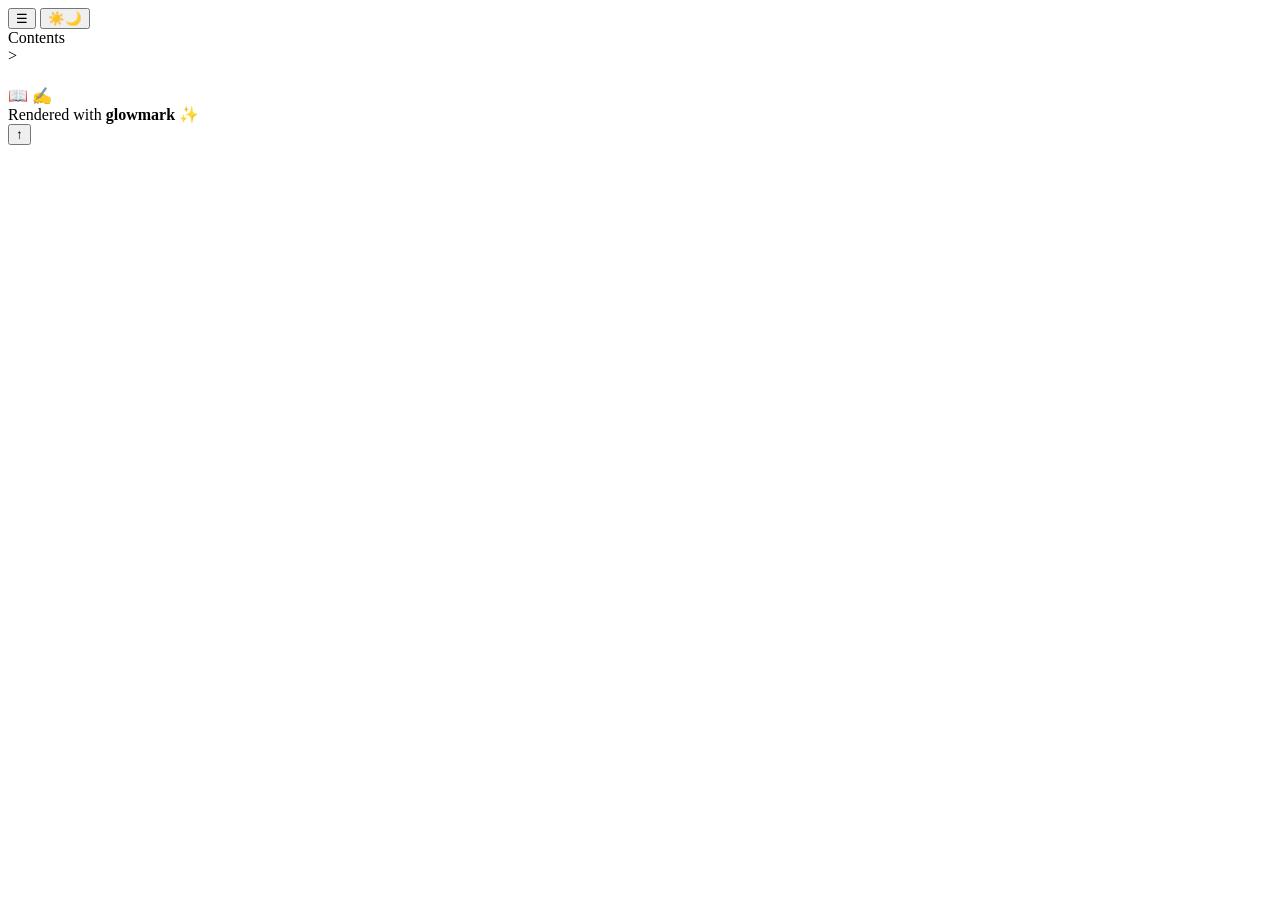
<file: glowmark/templates/page.html>
<!DOCTYPE html>
<html lang="en" class="<!--GLOWMARK:THEME-->">
<head>
<meta charset="utf-8">
<meta name="viewport" content="width=device-width, initial-scale=1">
<title><!--GLOWMARK:TITLE--></title>
<meta name="description" content="<!--GLOWMARK:DESCRIPTION-->">
<meta property="og:title" content="<!--GLOWMARK:TITLE-->">
<meta property="og:description" content="<!--GLOWMARK:DESCRIPTION-->">
<meta property="og:type" content="article">
<link rel="icon" href="data:image/svg+xml,<svg xmlns='http://www.w3.org/2000/svg' viewBox='0 0 100 100'><text y='.9em' font-size='90'>✨</text></svg>">
<script>
  (function () {
    try {
      var pref = localStorage.getItem("glowmark-theme");
      if (pref) document.documentElement.className = "theme-" + pref;
    } catch (e) {}
  })();
</script>
<style>
/*GLOWMARK:STYLE*/
</style>
</head>
<body>
<div class="progress" id="progress" aria-hidden="true"><div class="progress-bar" id="progressBar"></div></div>
<div class="toc-backdrop" id="tocBackdrop" aria-hidden="true"></div>
<button class="toc-toggle" id="tocToggle" aria-label="Toggle table of contents">☰</button>
<button class="theme-toggle" id="themeToggle" aria-label="Toggle theme">
  <span class="icon-sun">☀️</span><span class="icon-moon">🌙</span>
</button>

<aside class="toc" id="toc">
  <div class="toc-title">Contents</div>
  <nav><!--GLOWMARK:TOC--></nav>
</aside>

<main class="container">
  <header class="hero">
    <div class="eyebrow" <!--GLOWMARK:META_STYLE-->><!--GLOWMARK:META_LINE--></div>
    <h1><!--GLOWMARK:HEADING--></h1>
    <div class="stats">
      <span>📖 <!--GLOWMARK:READING--></span>
      <span>✍️ <!--GLOWMARK:WORDS--></span>
    </div>
  </header>

  <!--GLOWMARK:WARNINGS-->

  <article class="content" id="content">
<!--GLOWMARK:BODY-->
  </article>

  <footer class="footer">
    Rendered with <strong>glowmark</strong> ✨
  </footer>
</main>

<button class="to-top" id="toTop" aria-label="Back to top">↑</button>

<script>
//GLOWMARK:JS
</script>
<!--GLOWMARK:LIVE_RELOAD-->
</body>
</html>
</file>
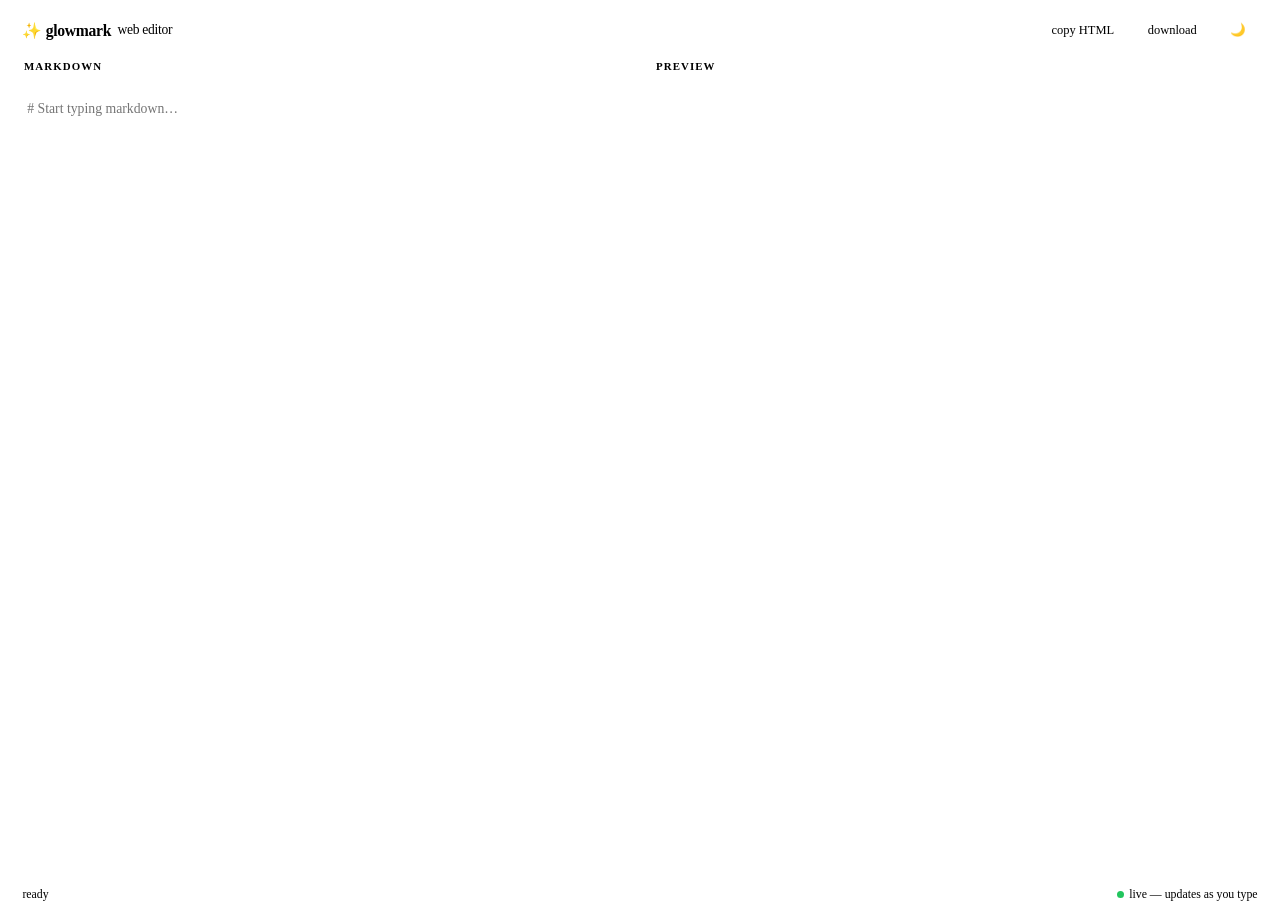
<file: glowmark/templates/web.html>
<!DOCTYPE html>
<html lang="en" class="<!--GLOWMARK:THEME-->">
<head>
<meta charset="utf-8">
<meta name="viewport" content="width=device-width, initial-scale=1">
<title>glowmark web editor</title>
<link rel="icon" href="data:image/svg+xml,<svg xmlns='http://www.w3.org/2000/svg' viewBox='0 0 100 100'><text y='.9em' font-size='90'>✨</text></svg>">
<script>
  (function () {
    try {
      var pref = localStorage.getItem("glowmark-theme");
      if (pref) document.documentElement.className = "theme-" + pref;
    } catch (e) {}
  })();
</script>
<style>
/*GLOWMARK:STYLE*/

/* editor shell -------------------------------------------------------- */
html, body { height: 100%; }
body {
  display: flex;
  flex-direction: column;
  overflow: hidden;
  font-size: 15px;
}
.web-bar {
  flex: 0 0 auto;
  display: flex;
  align-items: center;
  gap: 0.7rem;
  padding: 0.55rem 0.9rem;
  border-bottom: 1px solid var(--border);
  background: var(--bg-soft);
}
.web-brand {
  font-weight: 800;
  letter-spacing: -0.02em;
  color: var(--heading);
  display: flex;
  align-items: center;
  gap: 0.4rem;
  font-size: 0.98rem;
}
.web-brand span { font-size: 0.85rem; color: var(--text-soft); font-weight: 500; }
.web-bar .spacer { flex: 1; }
.wbtn {
  border: 1px solid var(--border);
  background: var(--bg);
  color: var(--text);
  font-size: 0.78rem;
  font-family: var(--font-body);
  border-radius: 8px;
  padding: 0.35rem 0.7rem;
  cursor: pointer;
  transition: transform 0.25s cubic-bezier(0.34, 1.5, 0.5, 1), border-color 0.2s, color 0.2s;
}
.wbtn:hover { transform: translateY(-1px) scale(1.04); border-color: var(--accent); color: var(--accent); }
.wbtn:active { transform: scale(0.94); }
.wbtn.done { color: #16a34a; border-color: #16a34a; }

.panes {
  flex: 1;
  display: grid;
  grid-template-columns: 1fr 1fr;
  min-height: 0;
}
.pane { min-height: 0; min-width: 0; display: flex; flex-direction: column; }
.pane + .pane { border-left: 1px solid var(--border); }
.pane-head {
  flex: 0 0 auto;
  font-size: 0.68rem;
  font-weight: 700;
  letter-spacing: 0.1em;
  text-transform: uppercase;
  color: var(--text-soft);
  padding: 0.45rem 1rem;
  border-bottom: 1px solid var(--border);
  background: var(--bg-soft);
  display: flex;
  justify-content: space-between;
  align-items: center;
}
#editor {
  flex: 1;
  border: none;
  outline: none;
  resize: none;
  padding: 1.1rem 1.2rem;
  font-family: var(--font-mono);
  font-size: 0.86rem;
  line-height: 1.7;
  background: var(--bg);
  color: var(--text);
  tab-size: 2;
}
#preview {
  flex: 1;
  overflow-y: auto;
  padding: 1.6rem 1.8rem 3rem;
}
.preview-empty {
  color: var(--text-soft);
  font-style: italic;
}
.web-status {
  flex: 0 0 auto;
  display: flex;
  justify-content: space-between;
  align-items: center;
  gap: 1rem;
  font-size: 0.74rem;
  color: var(--text-soft);
  padding: 0.4rem 0.9rem;
  border-top: 1px solid var(--border);
  background: var(--bg-soft);
}
.live-dot {
  display: inline-block;
  width: 7px;
  height: 7px;
  border-radius: 50%;
  background: #22c55e;
  margin-right: 0.35rem;
  animation: wdots 2s infinite;
}
@keyframes wdots { 70% { opacity: 0.35; } 100% { opacity: 1; } }
.web-tabs { display: none; gap: 0.4rem; }

@media (max-width: 820px) {
  .panes { grid-template-columns: 1fr; }
  .pane + .pane { border-left: none; }
  .pane { display: none; }
  .pane.active { display: flex; }
  .web-tabs { display: flex; }
}

@media (prefers-reduced-motion: reduce) {
  * { animation-duration: 0.01ms !important; transition-duration: 0.01ms !important; }
}
</style>
</head>
<body>

<header class="web-bar">
  <div class="web-brand">✨ glowmark <span>web editor</span></div>
  <div class="web-tabs">
    <button class="wbtn" id="tabEdit" type="button">Edit</button>
    <button class="wbtn" id="tabView" type="button">Preview</button>
  </div>
  <div class="spacer"></div>
  <button class="wbtn" id="copyHtml" type="button">copy HTML</button>
  <button class="wbtn" id="downloadHtml" type="button">download</button>
  <button class="wbtn" id="webTheme" type="button" aria-label="Toggle theme">🌙</button>
</header>

<main class="panes">
  <section class="pane active" id="editPane">
    <div class="pane-head">markdown</div>
    <textarea id="editor" spellcheck="false" placeholder="# Start typing markdown…"></textarea>
  </section>
  <section class="pane" id="viewPane">
    <div class="pane-head"><span>preview</span><span id="headTitle"></span></div>
    <article class="content" id="preview"></article>
  </section>
</main>

<footer class="web-status">
  <span id="stats">ready</span>
  <span><span class="live-dot"></span>live — updates as you type</span>
</footer>

<script>
//GLOWMARK:JS
</script>
</body>
</html>
</file>
